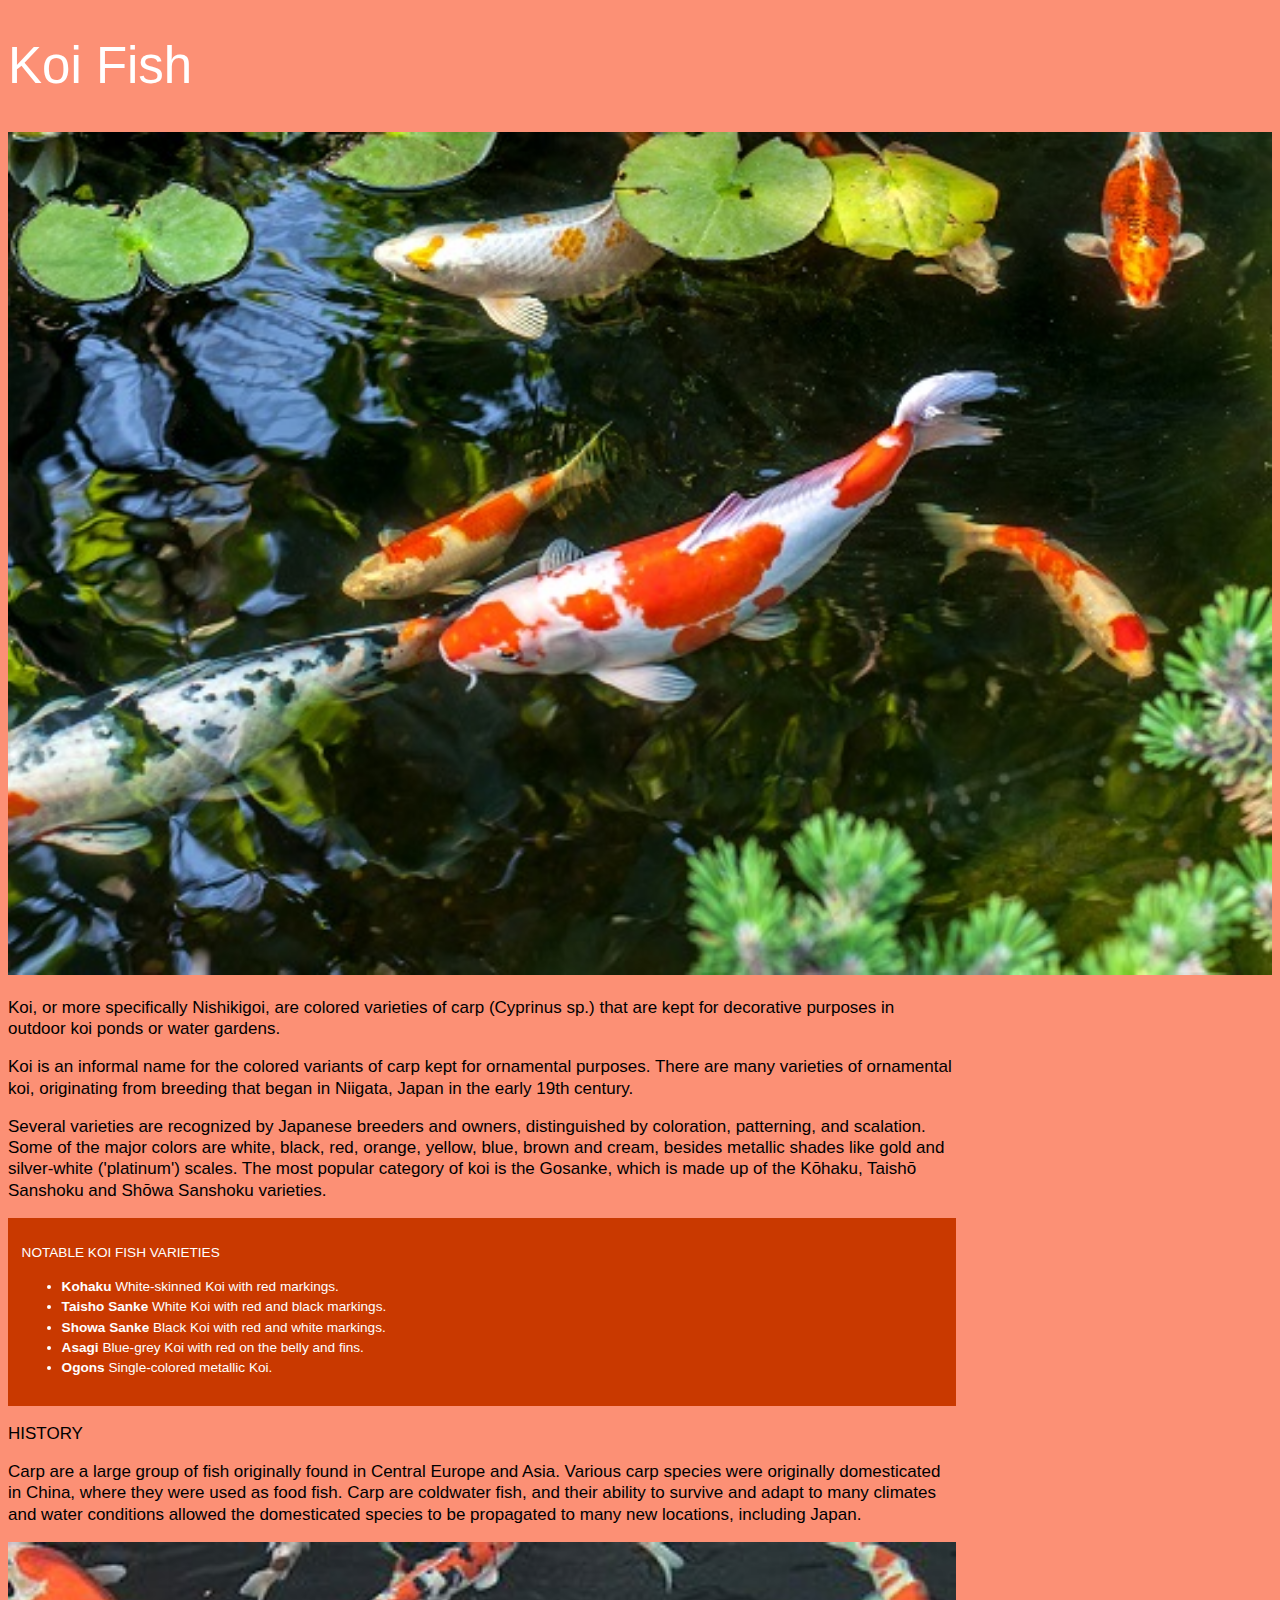
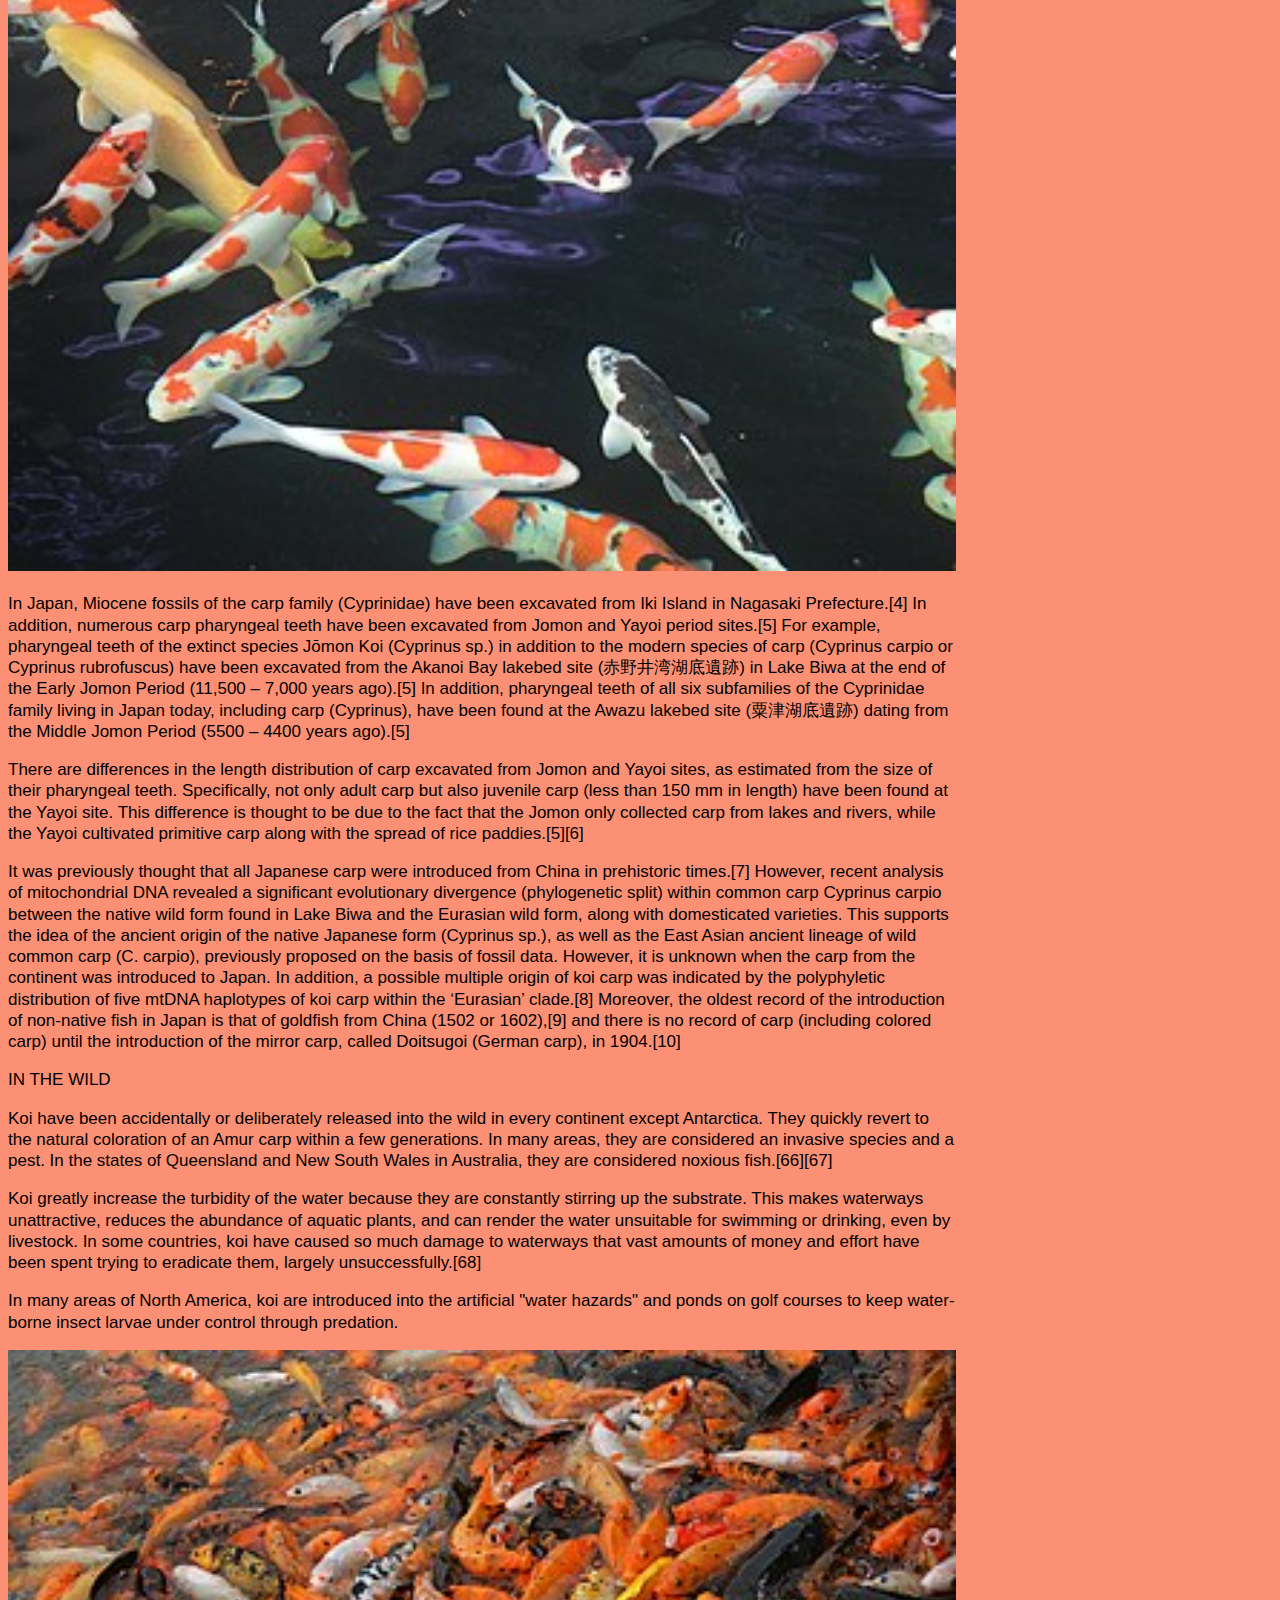
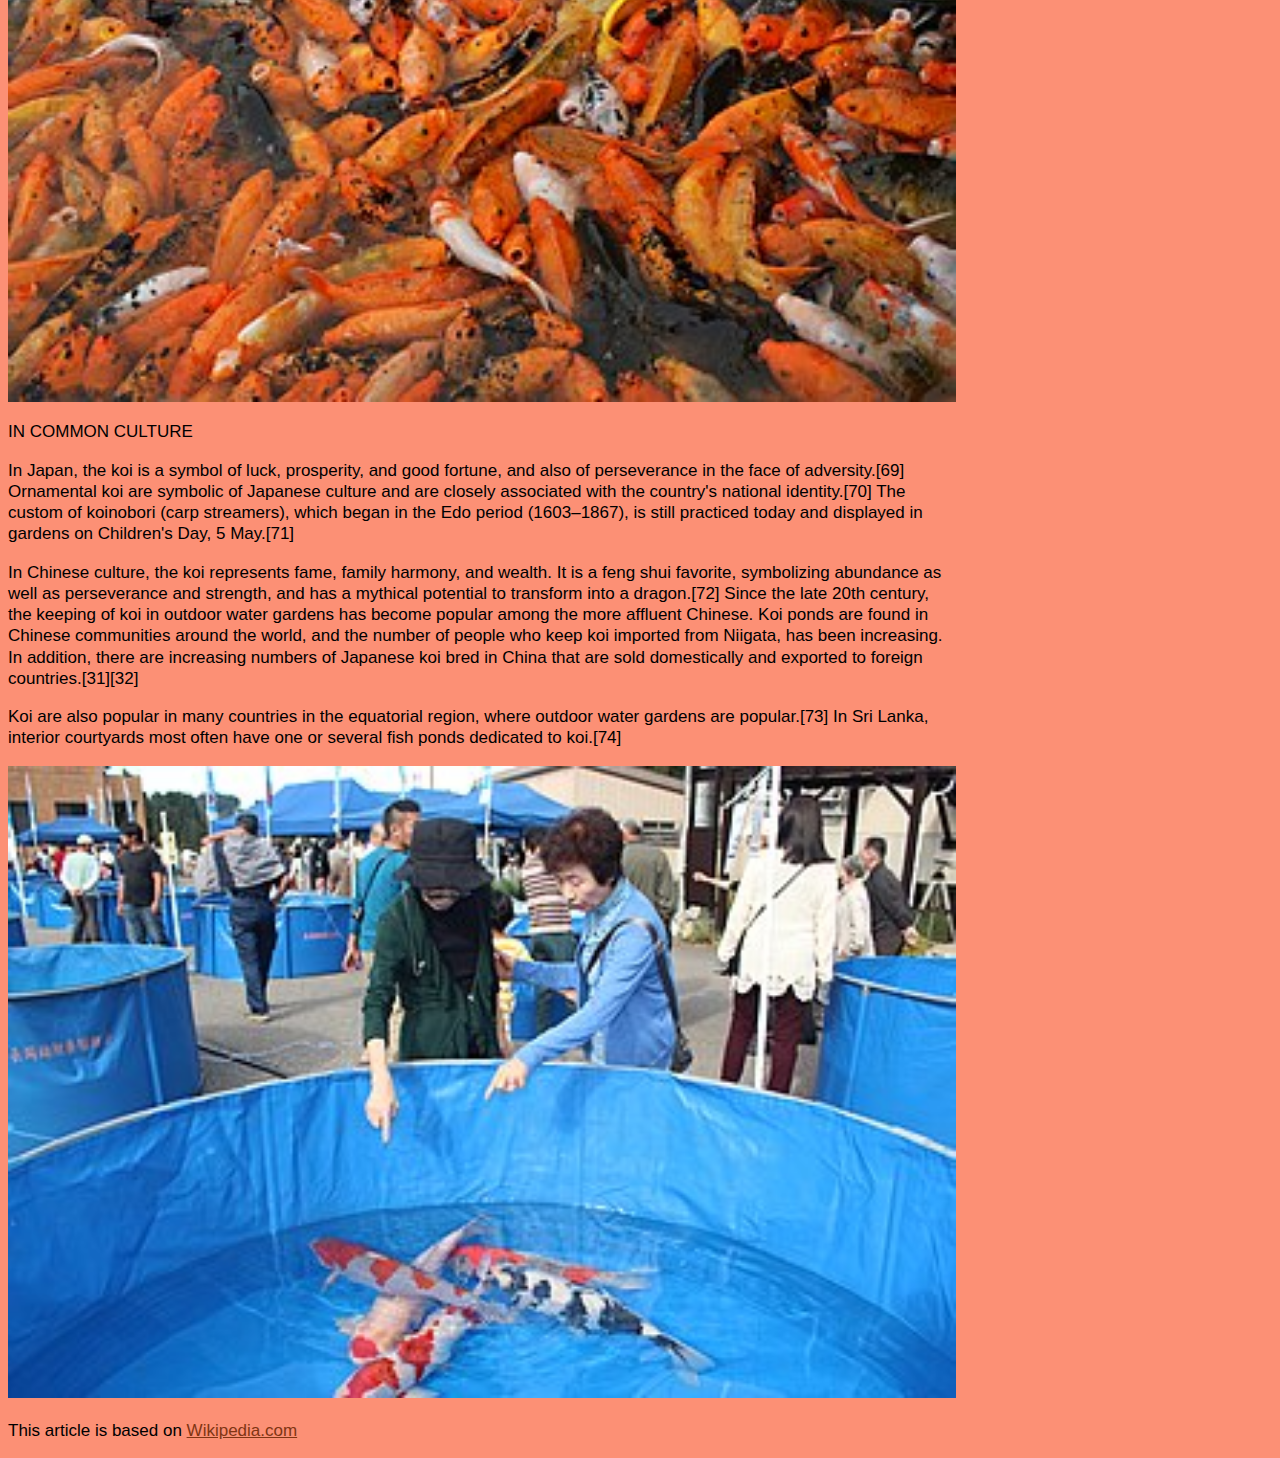
<file: article/index.html>
<!DOCTYPE html>
<html lang="en">

<head>
    <meta charset="UTF-8">
    <meta name="viewport" content="width=device-width, initial-scale=1.0">
    <title>Koi Fish</title>
    <link rel="stylesheet" href="css/style.css">
</head>

<body>
    <header>
        <h1>Koi Fish</h1>
        <img src="img/koi-fish2.jpg" alt="Koi fish swimming">
    </header>
    <div class='tableauPlaceholder' id='viz1733893627265' style='position: relative'><noscript><a href='#'><img alt=' ' src='https:&#47;&#47;public.tableau.com&#47;static&#47;images&#47;ZH&#47;ZHZT3GBTQ&#47;1_rss.png' style='border: none' /></a></noscript><object class='tableauViz'  style='display:none;'><param name='host_url' value='https%3A%2F%2Fpublic.tableau.com%2F' /> <param name='embed_code_version' value='3' /> <param name='path' value='shared&#47;ZHZT3GBTQ' /> <param name='toolbar' value='yes' /><param name='static_image' value='https:&#47;&#47;public.tableau.com&#47;static&#47;images&#47;ZH&#47;ZHZT3GBTQ&#47;1.png' /> <param name='animate_transition' value='yes' /><param name='display_static_image' value='yes' /><param name='display_spinner' value='yes' /><param name='display_overlay' value='yes' /><param name='display_count' value='yes' /><param name='language' value='en-US' /></object></div>                <script type='text/javascript'>                    var divElement = document.getElementById('viz1733893627265');                    var vizElement = divElement.getElementsByTagName('object')[0];                    vizElement.style.width='1100px';vizElement.style.height='900px';                    var scriptElement = document.createElement('script');                    scriptElement.src = 'https://public.tableau.com/javascripts/api/viz_v1.js';                    vizElement.parentNode.insertBefore(scriptElement, vizElement);                </script>
    <main>
        <section>
            <p>Koi, or more specifically Nishikigoi, are colored varieties of carp (Cyprinus sp.) that are kept for decorative purposes in outdoor koi ponds or water gardens.</p>
            <p>Koi is an informal name for the colored variants of carp kept for ornamental purposes. There are many varieties of ornamental koi, originating from breeding that began in Niigata, Japan in the early 19th century.</p>
            <p>Several varieties are recognized by Japanese breeders and owners, distinguished by coloration, patterning, and scalation. Some of the major colors are white, black, red, orange, yellow, blue, brown and cream, besides metallic shades like gold and silver-white ('platinum') scales. The most popular category of koi is the Gosanke, which is made up of the Kōhaku, Taishō Sanshoku and Shōwa Sanshoku varieties.</p>
        </section>

        <section class="callout">
            <h2>Notable Koi Fish Varieties</h2>
            <ul>
                <li><b>Kohaku</b> White-skinned Koi with red markings.</li>
                <li><b>Taisho Sanke</b> White Koi with red and black markings.</li>
                <li><b>Showa Sanke</b> Black Koi with red and white markings.</li>
                <li><b>Asagi</b> Blue-grey Koi with red on the belly and fins.</li>
                <li><b>Ogons</b> Single-colored metallic Koi.</li>
            </ul>
        </section>

        <section>
            <h2>History</h2>
            <p>Carp are a large group of fish originally found in Central Europe and Asia. Various carp species were originally domesticated in China, where they were used as food fish. Carp are coldwater fish, and their ability to survive and adapt to many climates and water conditions allowed the domesticated species to be propagated to many new locations, including Japan.</p>
            <img src="img/koi-fish.jpg" alt="Koi fish in a pond">
            <p>In Japan, Miocene fossils of the carp family (Cyprinidae) have been excavated from Iki Island in Nagasaki Prefecture.[4] In addition, numerous carp pharyngeal teeth have been excavated from Jomon and Yayoi period sites.[5] For example, pharyngeal teeth of the extinct species Jōmon Koi (Cyprinus sp.) in addition to the modern species of carp (Cyprinus carpio or Cyprinus rubrofuscus) have been excavated from the Akanoi Bay lakebed site (赤野井湾湖底遺跡) in Lake Biwa at the end of the Early Jomon Period (11,500 – 7,000 years ago).[5] In addition, pharyngeal teeth of all six subfamilies of the Cyprinidae family living in Japan today, including carp (Cyprinus), have been found at the Awazu lakebed site (粟津湖底遺跡) dating from the Middle Jomon Period (5500 – 4400 years ago).[5]</p>
            <p>There are differences in the length distribution of carp excavated from Jomon and Yayoi sites, as estimated from the size of their pharyngeal teeth. Specifically, not only adult carp but also juvenile carp (less than 150 mm in length) have been found at the Yayoi site. This difference is thought to be due to the fact that the Jomon only collected carp from lakes and rivers, while the Yayoi cultivated primitive carp along with the spread of rice paddies.[5][6]</p>
            <p>It was previously thought that all Japanese carp were introduced from China in prehistoric times.[7] However, recent analysis of mitochondrial DNA revealed a significant evolutionary divergence (phylogenetic split) within common carp Cyprinus carpio between the native wild form found in Lake Biwa and the Eurasian wild form, along with domesticated varieties. This supports the idea of the ancient origin of the native Japanese form (Cyprinus sp.), as well as the East Asian ancient lineage of wild common carp (C. carpio), previously proposed on the basis of fossil data. However, it is unknown when the carp from the continent was introduced to Japan. In addition, a possible multiple origin of koi carp was indicated by the polyphyletic distribution of five mtDNA haplotypes of koi carp within the ‘Eurasian’ clade.[8] Moreover, the oldest record of the introduction of non-native fish in Japan is that of goldfish from China (1502 or 1602),[9] and there is no record of carp (including colored carp) until the introduction of the mirror carp, called Doitsugoi (German carp), in 1904.[10]</p>
        </section>

        <section>
            <h2>In the wild</h2>

            <p>Koi have been accidentally or deliberately released into the wild in every continent except Antarctica. They quickly revert to the natural coloration of an Amur carp within a few generations. In many areas, they are considered an invasive species and a pest. In the states of Queensland and New South Wales in Australia, they are considered noxious fish.[66][67]</p>
            <p>Koi greatly increase the turbidity of the water because they are constantly stirring up the substrate. This makes waterways unattractive, reduces the abundance of aquatic plants, and can render the water unsuitable for swimming or drinking, even by livestock. In some countries, koi have caused so much damage to waterways that vast amounts of money and effort have been spent trying to eradicate them, largely unsuccessfully.[68]</p>
            <p>In many areas of North America, koi are introduced into the artificial "water hazards" and ponds on golf courses to keep water-borne insect larvae under control through predation.</p>
            <img src="img/koi-fish3.JPG" alt="Various colors of koi feeding in a pond in Qingxiu Mountain, Nanning, China">

            <h2>In common culture</h2>
            <p>In Japan, the koi is a symbol of luck, prosperity, and good fortune, and also of perseverance in the face of adversity.[69] Ornamental koi are symbolic of Japanese culture and are closely associated with the country's national identity.[70] The custom of koinobori (carp streamers), which began in the Edo period (1603–1867), is still practiced today and displayed in gardens on Children's Day, 5 May.[71]</p>
            <p>In Chinese culture, the koi represents fame, family harmony, and wealth. It is a feng shui favorite, symbolizing abundance as well as perseverance and strength, and has a mythical potential to transform into a dragon.[72] Since the late 20th century, the keeping of koi in outdoor water gardens has become popular among the more affluent Chinese. Koi ponds are found in Chinese communities around the world, and the number of people who keep koi imported from Niigata, has been increasing. In addition, there are increasing numbers of Japanese koi bred in China that are sold domestically and exported to foreign countries.[31][32]</p>
            <p>Koi are also popular in many countries in the equatorial region, where outdoor water gardens are popular.[73] In Sri Lanka, interior courtyards most often have one or several fish ponds dedicated to koi.[74]</p>
            <img src="img/koi-fish4.jpg" alt="61st Nagaoka Koi Show at Yamakoshi Branch Office, Nagaoka, Niigata Prefecture, Japan">
        </section>
    </main>

    <footer>
        <p>This article is based on <a href="https://en.wikipedia.org/wiki/Koi">Wikipedia.com</a></p>
    </footer>

    <script src="https://cdn.jsdelivr.net/npm/@popperjs/core@2.11.8/dist/umd/popper.min.js"
        integrity="sha384-I7E8VVD/ismYTF4hNIPjVp/Zjvgyol6VFvRkX/vR+Vc4jQkC+hVqc2pM8ODewa9r"
        crossorigin="anonymous"></script>
    <script src="https://cdn.jsdelivr.net/npm/bootstrap@5.3.3/dist/js/bootstrap.min.js"
        integrity="sha384-0pUGZvbkm6XF6gxjEnlmuGrJXVbNuzT9qBBavbLwCsOGabYfZo0T0to5eqruptLy"
        crossorigin="anonymous"></script>
</body>

</html>
</file>
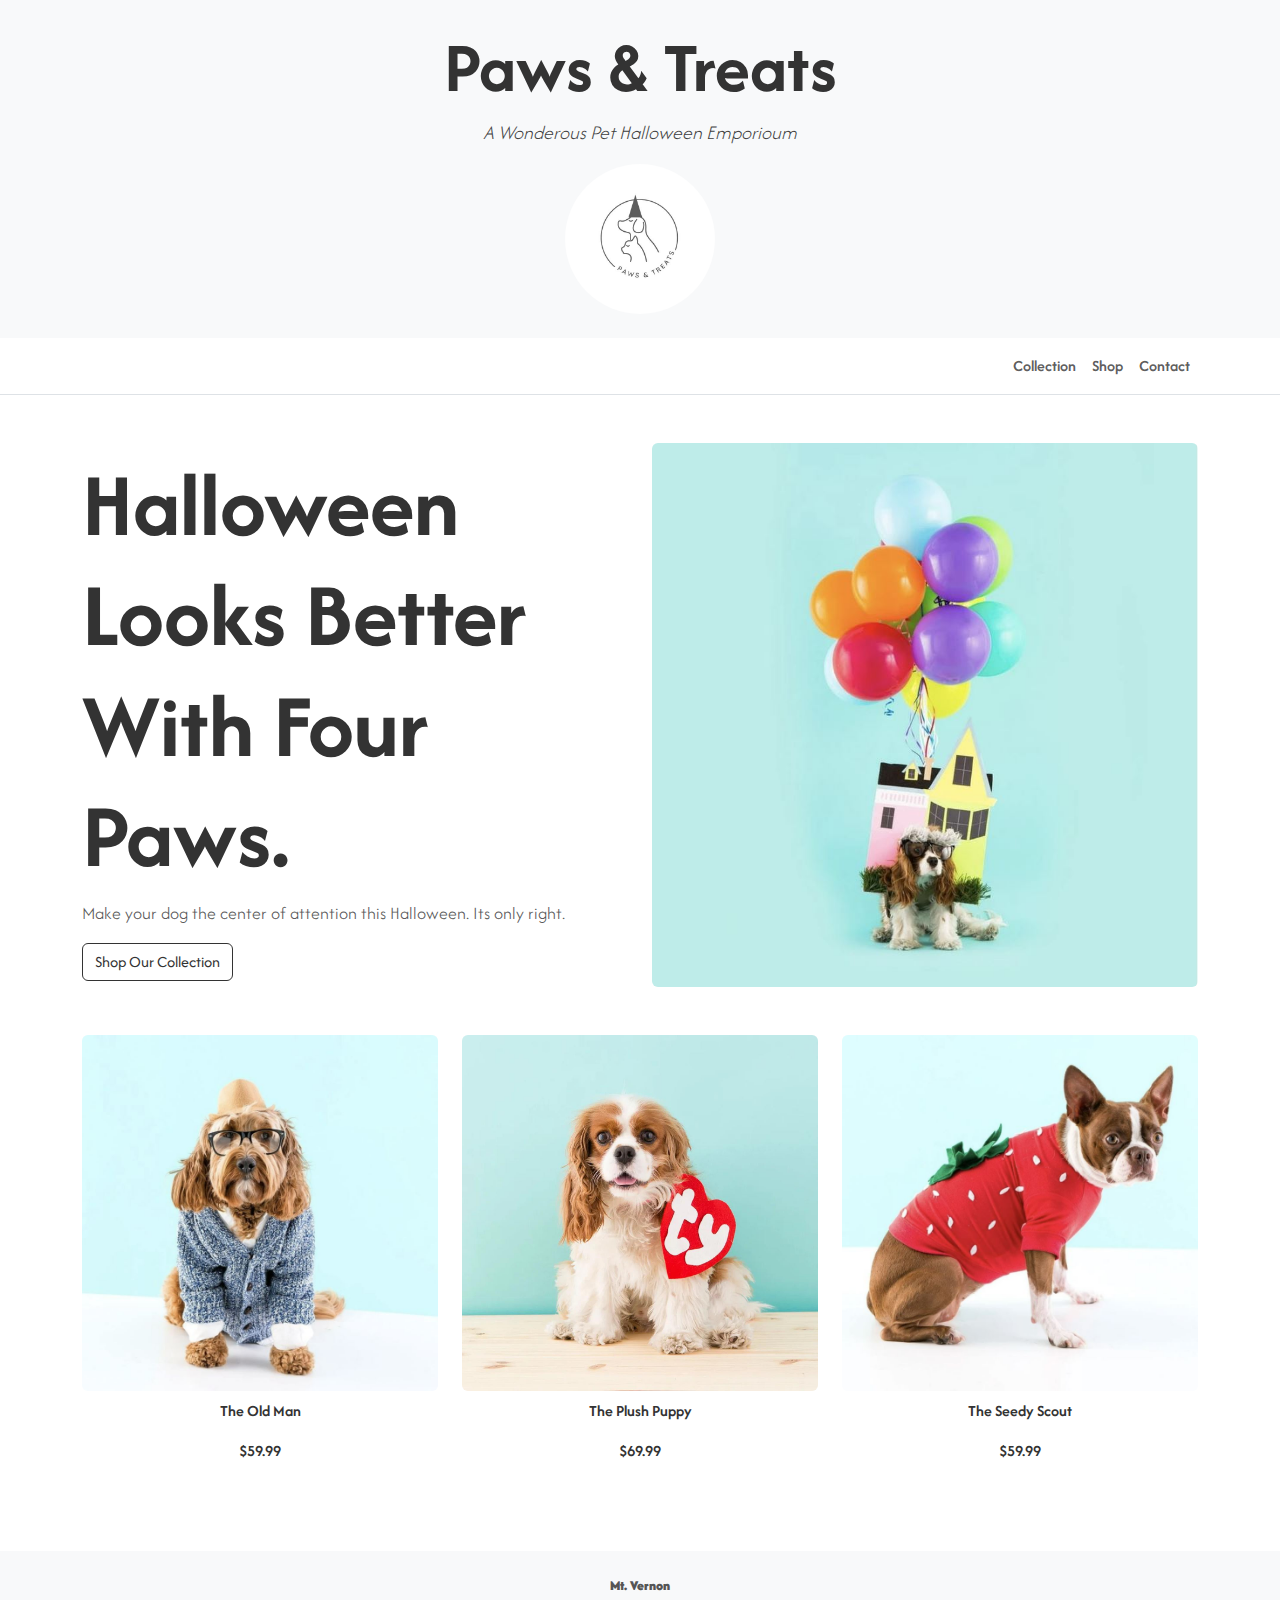
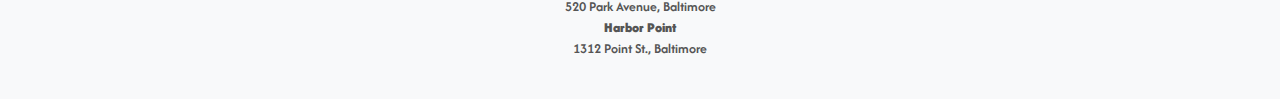
<file: business/index.html>
<!DOCTYPE html>
<html lang="en">

<head>
    <meta charset="UTF-8">
    <meta name="viewport" content="width=device-width, initial-scale=1.0">
    <title>Paws & Treats: Minimalist Dog Halloween Costumes</title>
    <!-- // -->
    <link href="https://cdn.jsdelivr.net/npm/bootstrap@5.3.3/dist/css/bootstrap.min.css" rel="stylesheet"
        integrity="sha384-QWTKZyjpPEjISv5WaRU9OFeRpok6YctnYmDr5pNlyT2bRjXh0JMhjY6hW+ALEwIH" crossorigin="anonymous">
    <link rel="stylesheet" href="css/style.css">
    <!-- // -->
    <script src="https://cdn.jsdelivr.net/npm/@popperjs/core@2.11.8/dist/umd/popper.min.js"
    integrity="sha384-I7E8VVD/ismYTF4hNIPjVp/Zjvgyol6VFvRkX/vR+Vc4jQkC+hVqc2pM8ODewa9r"
    crossorigin="anonymous"></script>
<script src="https://cdn.jsdelivr.net/npm/bootstrap@5.3.3/dist/js/bootstrap.min.js"
    integrity="sha384-0pUGZvbkm6XF6gxjEnlmuGrJXVbNuzT9qBBavbLwCsOGabYfZo0T0to5eqruptLy"
    crossorigin="anonymous"></script>
</head>

<body>
    <header class="text-center py-4 bg-light">
        <div class="container">
            <h1 class="logo">Paws & Treats</h1>
            <p class="subtitle"> A Wonderous Pet Halloween Emporioum</p>
            <img src="img/1.jpg" alt="store logo" width="200" height="200" class="limg">
        </div>
    </header>

    <nav class="navbar navbar-expand-lg navbar-light bg-white border-bottom">
        <div class="container">
                <ul class="navbar-nav ms-auto">
                        <a class="nav-link" href="#">Collection</a>
                        <a class="nav-link" href="#">Shop</a>
                        <a class="nav-link" href="#">Contact</a>
                    </li>
                </ul>
            </div>
        </div>
    </nav>

    <main class="container my-5">
        <section class="row align-items-center mb-5">
            <div class="col-md-6">
                <h2 class="section-title">Halloween Looks Better With Four Paws.</h2>
                <p class="lead">Make your dog the center of attention this Halloween. Its only right.</p>
                <a href="#" class="btn btn-outline-dark">Shop Our Collection</a>
            </div>
            <div class="col-md-6">
                <img src="img/dog-costume-7.JPG" alt="Up Dog Costume" class="img-fluid rounded">
            </div>
        </section>

        <section class="row text-center">
            <div class="col-lg-4 col-sm-6 mb-4">
                <img src="img/dog-costume-4.JPG" alt="Dog in old man costume" class="img-fluid rounded">
                <p class="mt-2">The Old Man</p>
                <p class="mt-2">$59.99</p>
            </div>
            <div class="col-lg-4 col-sm-6 mb-4">
                <img src="img/dog-costume-2.jpg" alt="Dog in 'ty' costume" class="img-fluid rounded">
                <p class="mt-2">The Plush Puppy</p>
                <p class="mt-2">$69.99</p>
            </div>
            <div class="col-lg-4 col-sm-6 mb-4">
                <img src="img/dog-costume-5.JPG" alt="Dog in strawberry costume" class="img-fluid rounded">
                <p class="mt-2">The Seedy Scout</p>
                <p class="mt-2">$59.99</p>
            </div>
        </section>
    </main>

    <footer class="text-center py-4 bg-light">
        <div class="container">
            <p><b>Mt. Vernon</b><br>
                520 Park Avenue, Baltimore<br>
                <b>Harbor Point</b><br>
                1312 Point St., Baltimore
            </p>
        </div>
    </footer>

    <script src="https://cdn.jsdelivr.net/npm/@popperjs/core@2.11.8/dist/umd/popper.min.js"
        integrity="sha384-I7E8VVD/ismYTF4hNIPjVp/Zjvgyol6VFvRkX/vR+Vc4jQkC+hVqc2pM8ODewa9r"
        crossorigin="anonymous"></script>
    <script src="https://cdn.jsdelivr.net/npm/bootstrap@5.3.3/dist/js/bootstrap.min.js"
        integrity="sha384-0pUGZvbkm6XF6gxjEnlmuGrJXVbNuzT9qBBavbLwCsOGabYfZo0T0to5eqruptLy"
        crossorigin="anonymous"></script>
</body>

</html>
</file>
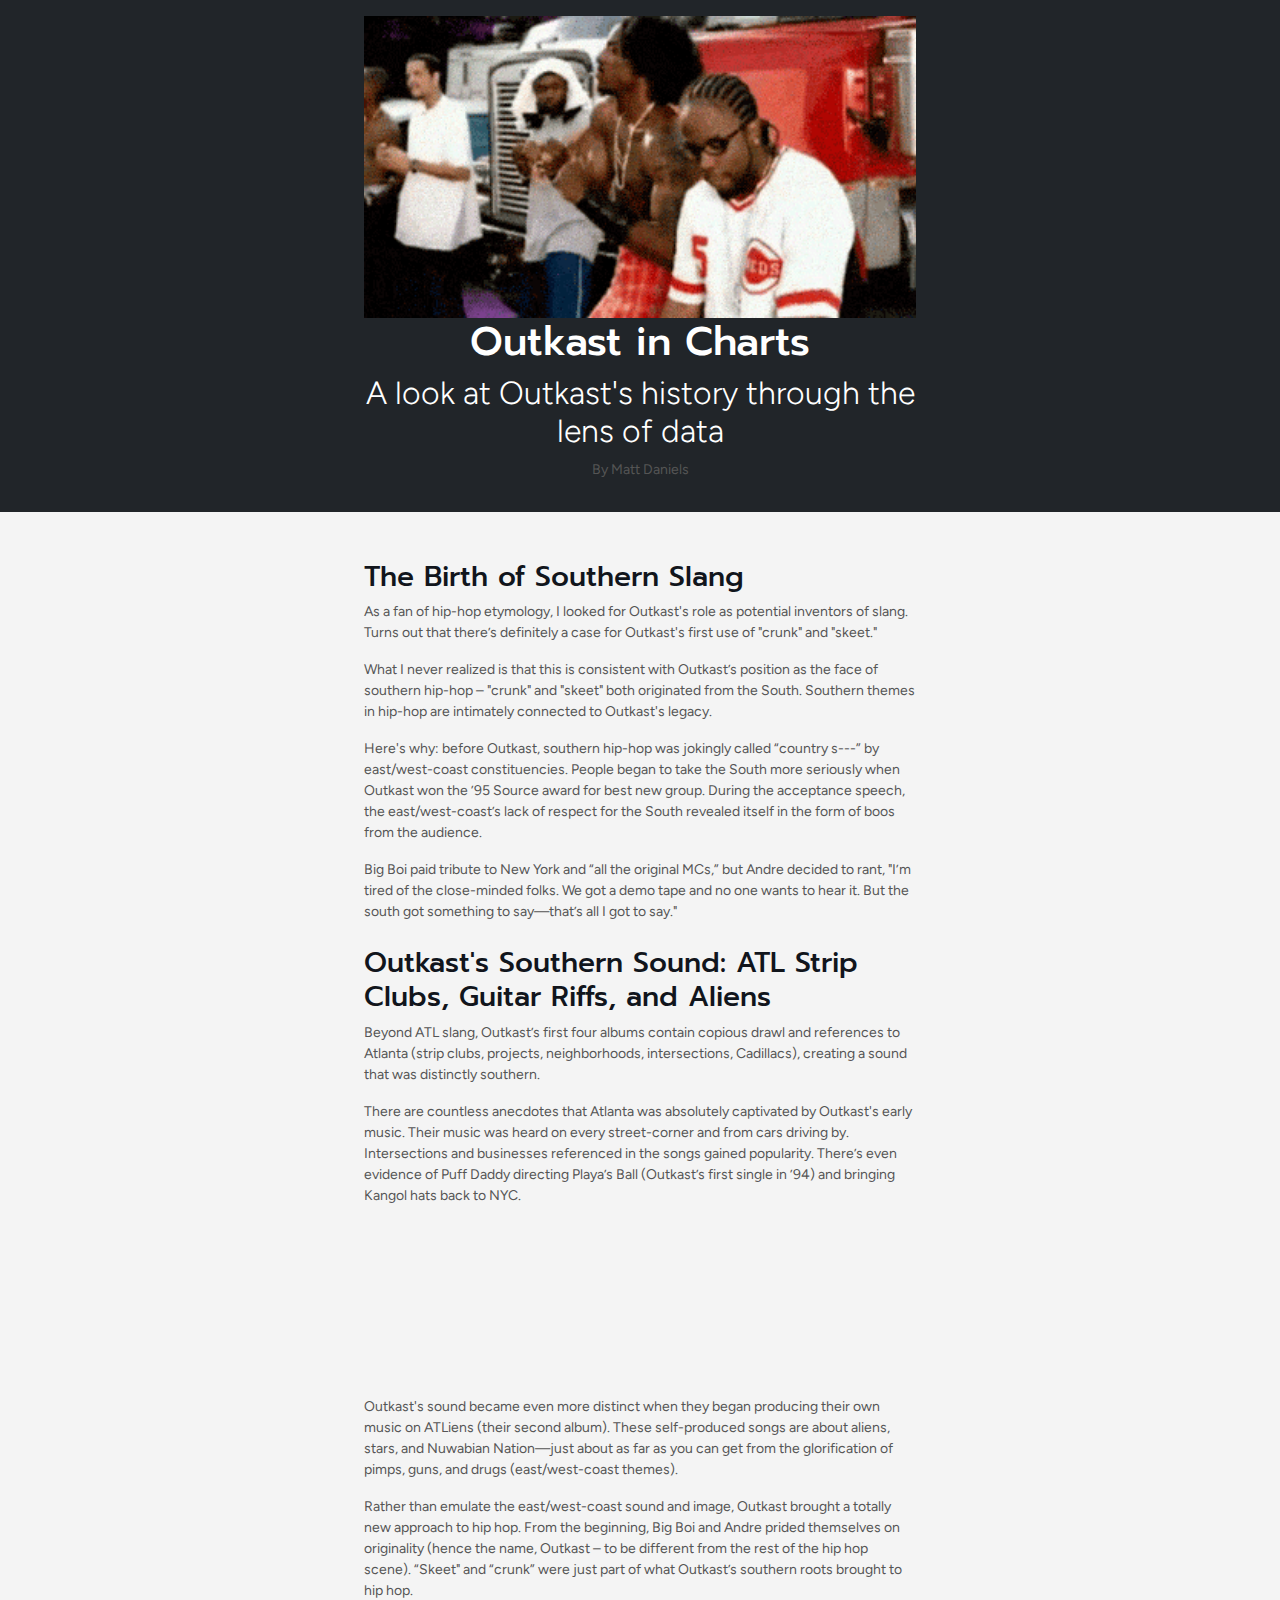
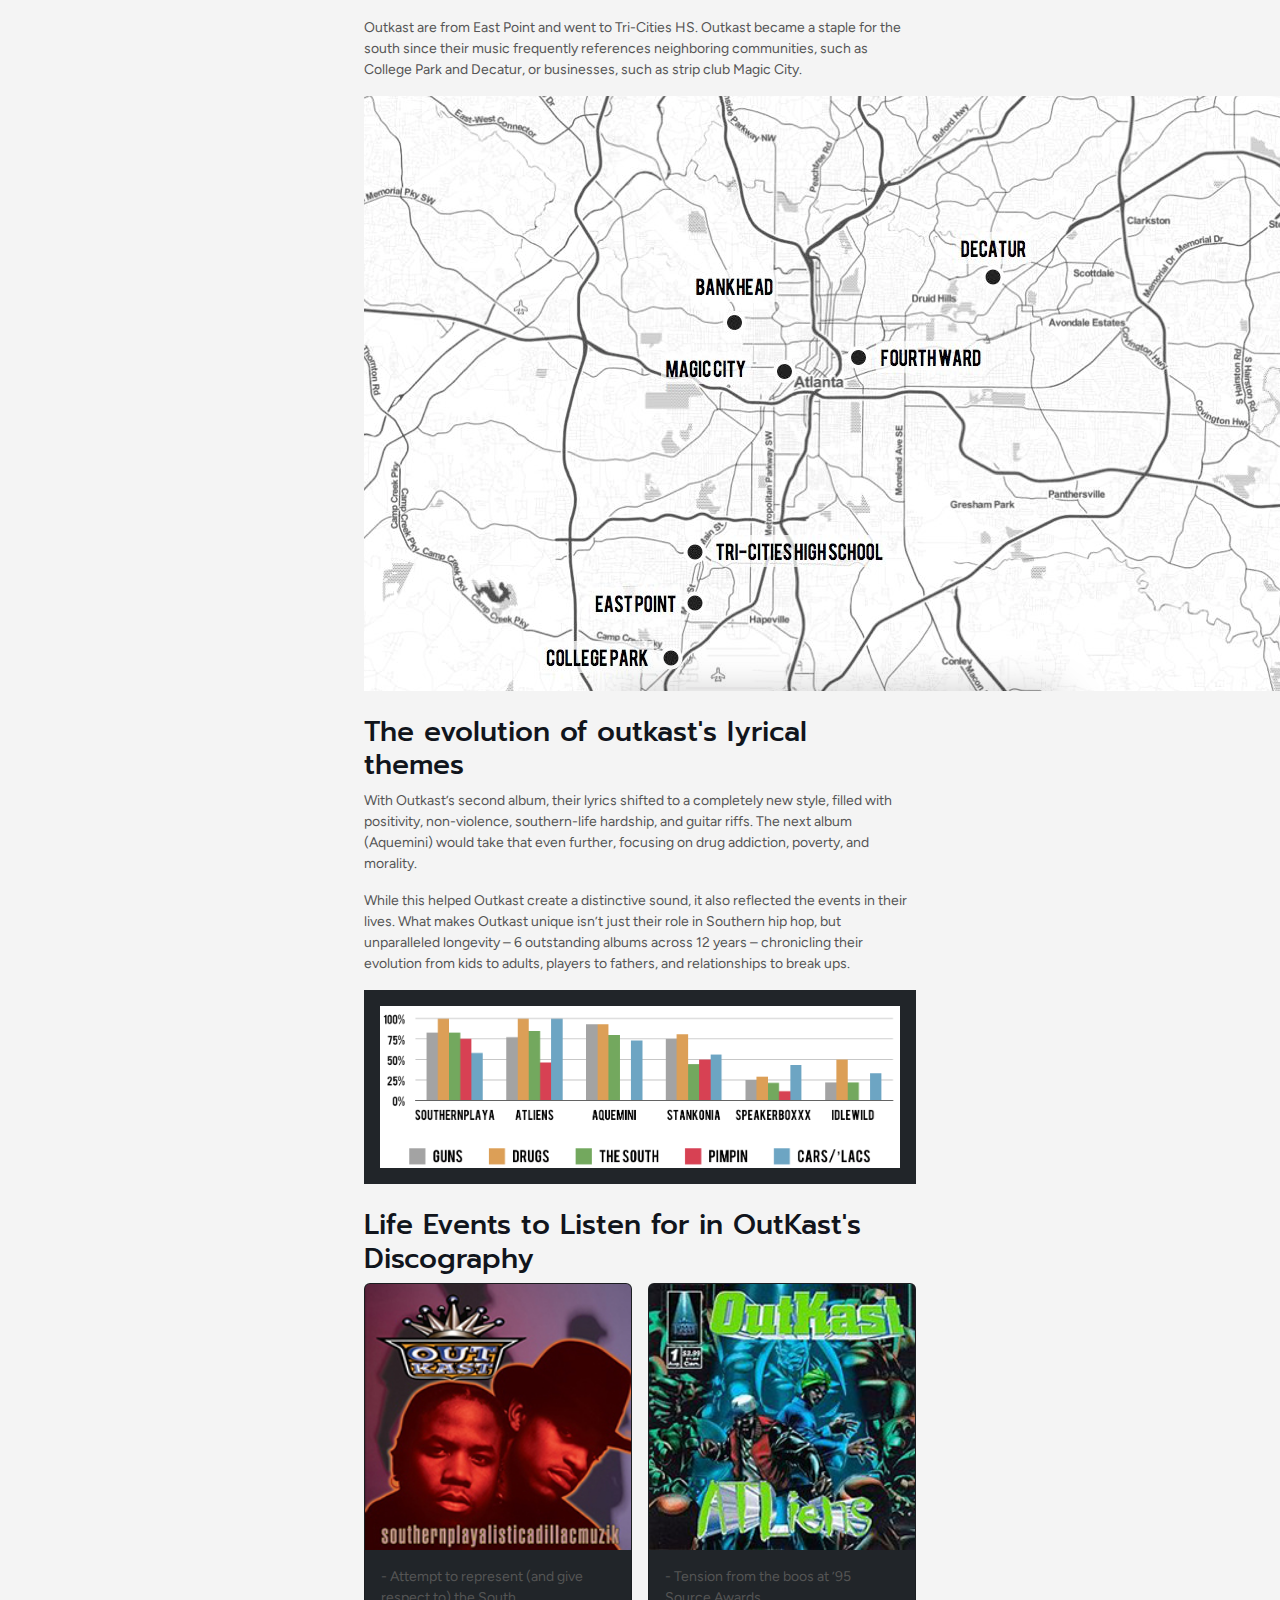
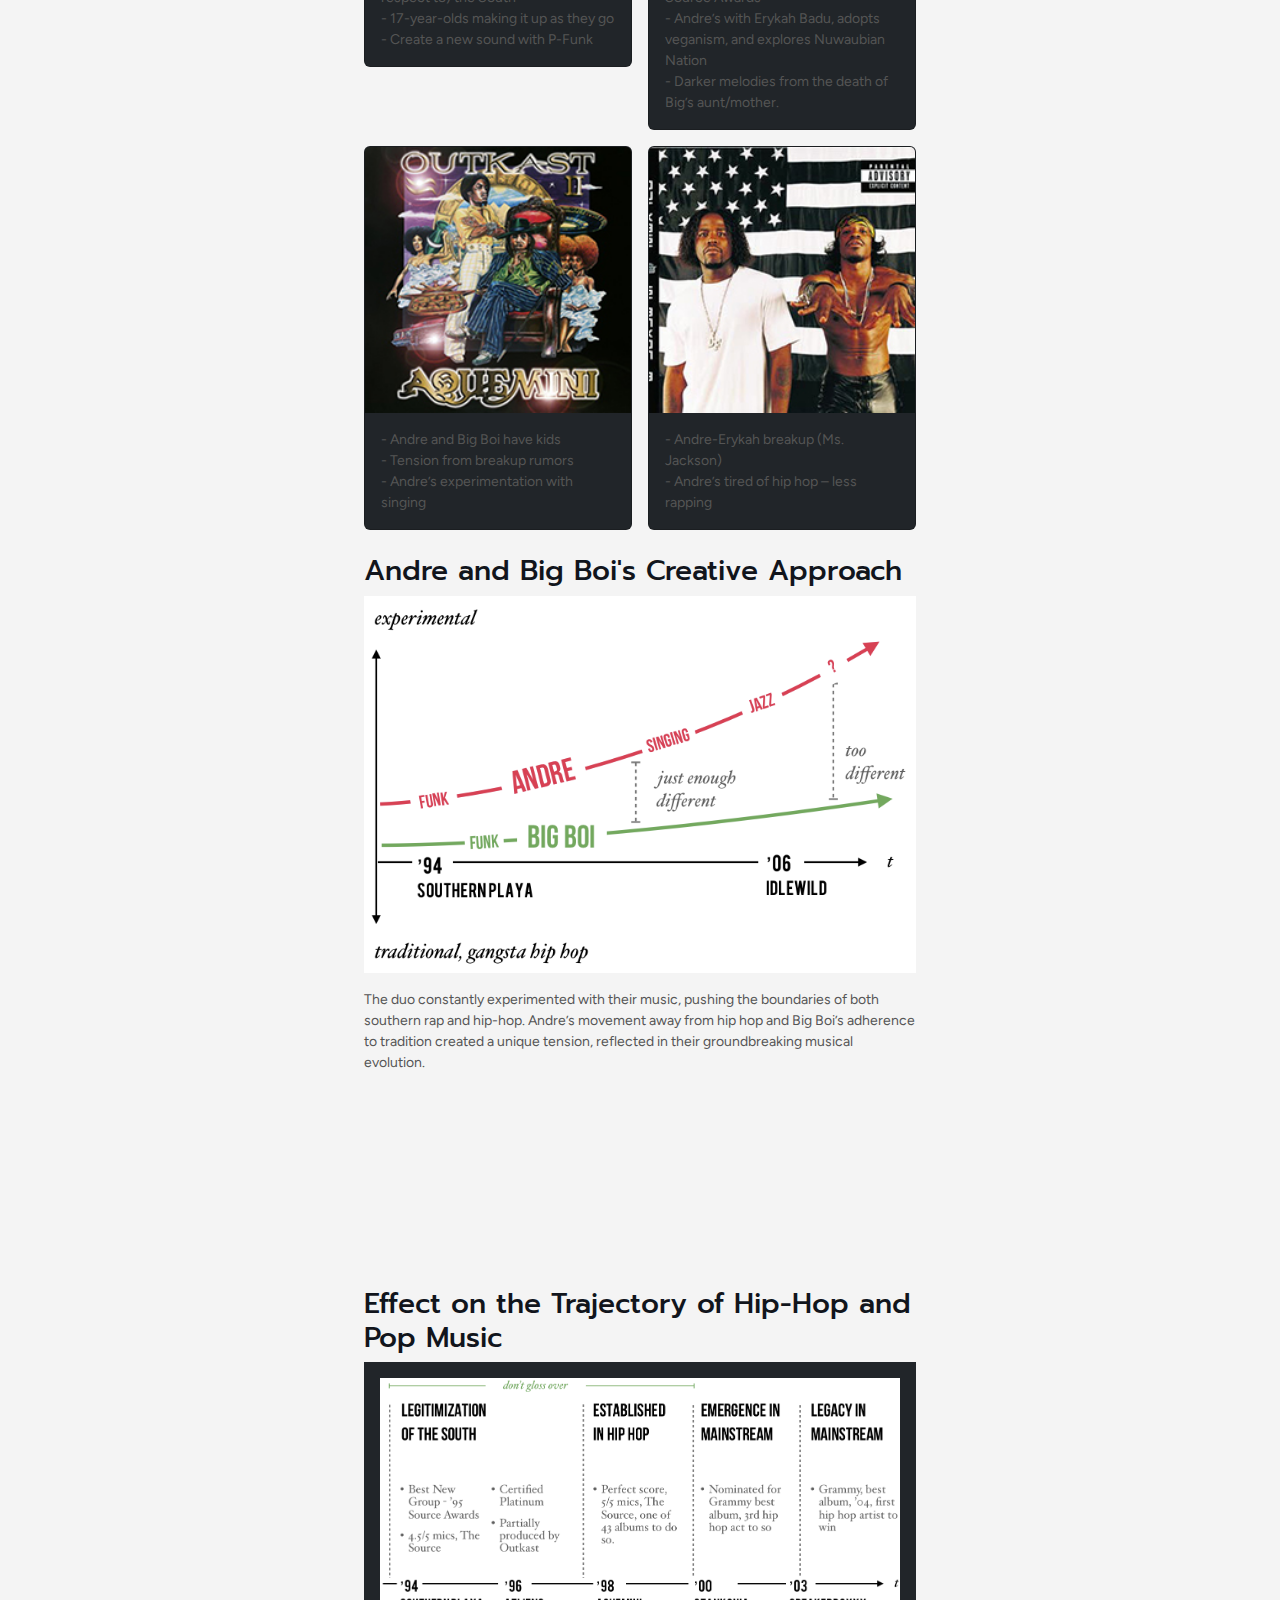
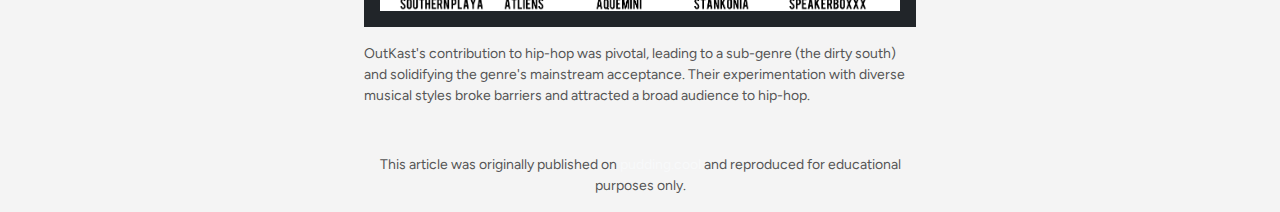
<file: midterm/index.html>
<!DOCTYPE html>
<html lang="en">
<head>
    <meta charset="UTF-8">
    <meta name="viewport" content="width=device-width, initial-scale=1.0">
    <title>Outkast, in Charts</title>
    <link href="https://cdn.jsdelivr.net/npm/bootstrap@5.3.3/dist/css/bootstrap.min.css" rel="stylesheet"
        integrity="sha384-QWTKZyjpPEjISv5WaRU9OFeRpok6YctnYmDr5pNlyT2bRjXh0JMhjY6hW+ALEwIH" crossorigin="anonymous">
    <link rel="stylesheet" href="css/style.css">
    <script src="https://cdn.jsdelivr.net/npm/@popperjs/core@2.11.8/dist/umd/popper.min.js"
        integrity="sha384-I7E8VVD/ismYTF4hNIPjVp/Zjvgyol6VFvRkX/vR+Vc4jQkC+hVqc2pM8ODewa9r"
        crossorigin="anonymous"></script>
    <script src="https://cdn.jsdelivr.net/npm/bootstrap@5.3.3/dist/js/bootstrap.min.js"
        integrity="sha384-0pUGZvbkm6XF6gxjEnlmuGrJXVbNuzT9qBBavbLwCsOGabYfZo0T0to5eqruptLy"
        crossorigin="anonymous"></script>
        <style>
            @import url('https://fonts.googleapis.com/css2?family=Figtree:ital,wght@0,300..900;1,300..900&family=Prompt:ital,wght@0,100;0,200;0,300;0,400;0,500;0,600;0,700;0,800;0,900;1,100;1,200;1,300;1,400;1,500;1,600;1,700;1,800;1,900&display=swap');
            </style>
            
</head>
<body>
    <header class="bg-dark text-white text-center py-3">
        <div class="container">
            <img src="img/outkast.gif" alt="Outkast" class="img-fluid">
            <h1><span>Outkast</span> in Charts</h1>
            <h2 class="fw-light">A look at Outkast's history through the lens of data</h2>
            <p>By Matt Daniels</p>
        </div>
    </header>

    <div class="container mt-5">
        <div class="content-block mt-4">
            <h3>The Birth of Southern Slang</h3>
            <p>As a fan of hip-hop etymology, I looked for Outkast's role as potential inventors of slang. Turns out that there’s definitely a case for Outkast's first use of "crunk" and "skeet."</p>
            <p>What I never realized is that this is consistent with Outkast’s position as the face of southern hip-hop – "crunk" and "skeet" both originated from the South. Southern themes in hip-hop are intimately connected to Outkast's legacy.</p>
            <p>Here's why: before Outkast, southern hip-hop was jokingly called “country s---” by east/west-coast constituencies. People began to take the South more seriously when Outkast won the ’95 Source award for best new group. During the acceptance speech, the east/west-coast’s lack of respect for the South revealed itself in the form of boos from the audience.</p>
            <p>Big Boi paid tribute to New York and “all the original MCs,” but Andre decided to rant, "I’m tired of the close-minded folks. We got a demo tape and no one wants to hear it. But the south got something to say—that’s all I got to say."</p>
        </div>

        <div class="content-block mt-4">
            <h3>Outkast's Southern Sound: ATL Strip Clubs, Guitar Riffs, and Aliens</h3>
            <p>Beyond ATL slang, Outkast’s first four albums contain copious drawl and references to Atlanta (strip clubs, projects, neighborhoods, intersections, Cadillacs), creating a sound that was distinctly southern.</p>
            <p>There are countless anecdotes that Atlanta was absolutely captivated by Outkast's early music. Their music was heard on every street-corner and from cars driving by. Intersections and businesses referenced in the songs gained popularity. There’s even evidence of Puff Daddy directing Playa’s Ball (Outkast’s first single in ’94) and bringing Kangol hats back to NYC.</p>
            
            <iframe class="audio-embed w-100 mt-3" style="border-radius:12px" src="https://open.spotify.com/embed/track/3HTaKftetB9nQ4Vv3KnmvU?utm_source=generator" width="100%" height="152" frameborder="0" allowfullscreen="" allow="autoplay; clipboard-write; encrypted-media; fullscreen; picture-in-picture" loading="lazy"></iframe>
            
            <p>Outkast's sound became even more distinct when they began producing their own music on ATLiens (their second album). These self-produced songs are about aliens, stars, and Nuwabian Nation—just about as far as you can get from the glorification of pimps, guns, and drugs (east/west-coast themes).</p>
            <p>Rather than emulate the east/west-coast sound and image, Outkast brought a totally new approach to hip hop. From the beginning, Big Boi and Andre prided themselves on originality (hence the name, Outkast – to be different from the rest of the hip hop scene). “Skeet" and “crunk” were just part of what Outkast’s southern roots brought to hip hop.</p>
        </div>
<div class="container-fluid.">
    
    <p class=".col-md-2">Outkast are from East Point and went to Tri-Cities HS. Outkast became a staple for the south
        since their music frequently references neighboring communities, such as College Park and
        Decatur, or businesses, such as strip club Magic City. </p>

    <img src="img/map.png" alt="Map" class=".col-md-7">
</div>
<div class=".container">
        <div class="content-block mt-4">
            <h3>The evolution of outkast's lyrical themes</h3>
            <p>With Outkast’s second album, their lyrics shifted to a completely new style, filled with
                positivity,
                non-violence, southern-life hardship, and guitar riffs. The next album (Aquemini) would take
                that even
                further, focusing on drug addiction, poverty, and morality. </p>
            <p>While this helped Outkast create a distinctive sound, it also reflected the events in their
                lives. What
                makes Outkast unique isn’t just their role in Southern hip hop, but unparalleled longevity – 6
                outstanding albums across 12 years – chronicling their evolution from kids to adults, players to
                fathers, and relationships to break ups. </p>
            <div class="chart bg-dark p-3">
                <img src="img/themes.png" alt="Chart showing OutKast's Lyrical Evolution" class="img-fluid">
            </div>
        </div>
</div>        

        <div class="content-block mt-4">
            <h3>Life Events to Listen for in OutKast's Discography</h3>
            <div class="albums row g-3">
                <div class="album col-md-6">
                    <div class="card bg-dark text-white">
                        <img src="img/94.jpg" class="card-img-top" alt="1994">
                        <div class="card-body">
                            <p class="card-text">- Attempt to represent (and give respect to) the South<br>- 17-year-olds making it up as they go<br>- Create a new sound with P-Funk</p>
                        </div>
                    </div>
                </div>
                <div class="album col-md-6">
                    <div class="card bg-dark text-white">
                        <img src="img/96.jpg" class="card-img-top" alt="1996">
                        <div class="card-body">
                            <p class="card-text">- Tension from the boos at ’95 Source Awards<br>- Andre’s with Erykah Badu, adopts veganism, and explores Nuwaubian Nation<br>- Darker melodies from the death of Big’s aunt/mother.</p>
                        </div>
                    </div>
                </div>
                <div class="album col-md-6">
                    <div class="card bg-dark text-white">
                        <img src="img/98.jpg" class="card-img-top" alt="1998">
                        <div class="card-body">
                            <p class="card-text">- Andre and Big Boi have kids<br>- Tension from breakup rumors<br>- Andre’s experimentation with singing</p>
                        </div>
                    </div>
                </div>
                <div class="album col-md-6">
                    <div class="card bg-dark text-white">
                        <img src="img/00.jpg" class="card-img-top" alt="2000">
                        <div class="card-body">
                            <p class="card-text">- Andre-Erykah breakup (Ms. Jackson)<br>- Andre’s tired of hip hop – less rapping</p>
                        </div>
                    </div>
                </div>
            </div>
        </div>

        <div class="content-block mt-4">
            <h3>Andre and Big Boi's Creative Approach</h3>
            <img class="chart img-fluid" src="img/approach.png" alt="Creative Approach Chart">
            <p class="mt-3">The duo constantly experimented with their music, pushing the boundaries of both southern rap and hip-hop. Andre’s movement away from hip hop and Big Boi’s adherence to tradition created a unique tension, reflected in their groundbreaking musical evolution.</p>
            <iframe class="audio-embed w-100 mt-3" style="border-radius:12px" src="https://open.spotify.com/embed/track/3sQDstyMhCcDJ3mY6onZez?utm_source=generator" width="100%" height="152" frameborder="0" allowfullscreen="" allow="autoplay; clipboard-write; encrypted-media; fullscreen; picture-in-picture" loading="lazy"></iframe>
        </div>

        <div class="content-block mt-4">
            <h3>Effect on the Trajectory of Hip-Hop and Pop Music</h3>
            <div class="chart bg-dark p-3">
                <img src="img/trajectory.png" alt="Trajectory of Hip Hop" class="img-fluid">
            </div>
            <p class="mt-3">OutKast's contribution to hip-hop was pivotal, leading to a sub-genre (the dirty south) and solidifying the genre's mainstream acceptance. Their experimentation with diverse musical styles broke barriers and attracted a broad audience to hip-hop.</p>
        </div>

        <footer class="text-center mt-5">
            <p>This article was originally published on <a href="https://pudding.cool/2017/03/outkast/" class="text-decoration-none text-light">pudding.cool</a> and reproduced for educational purposes only.</p>
        </footer>
    </div>
</body>
</html>
</file>
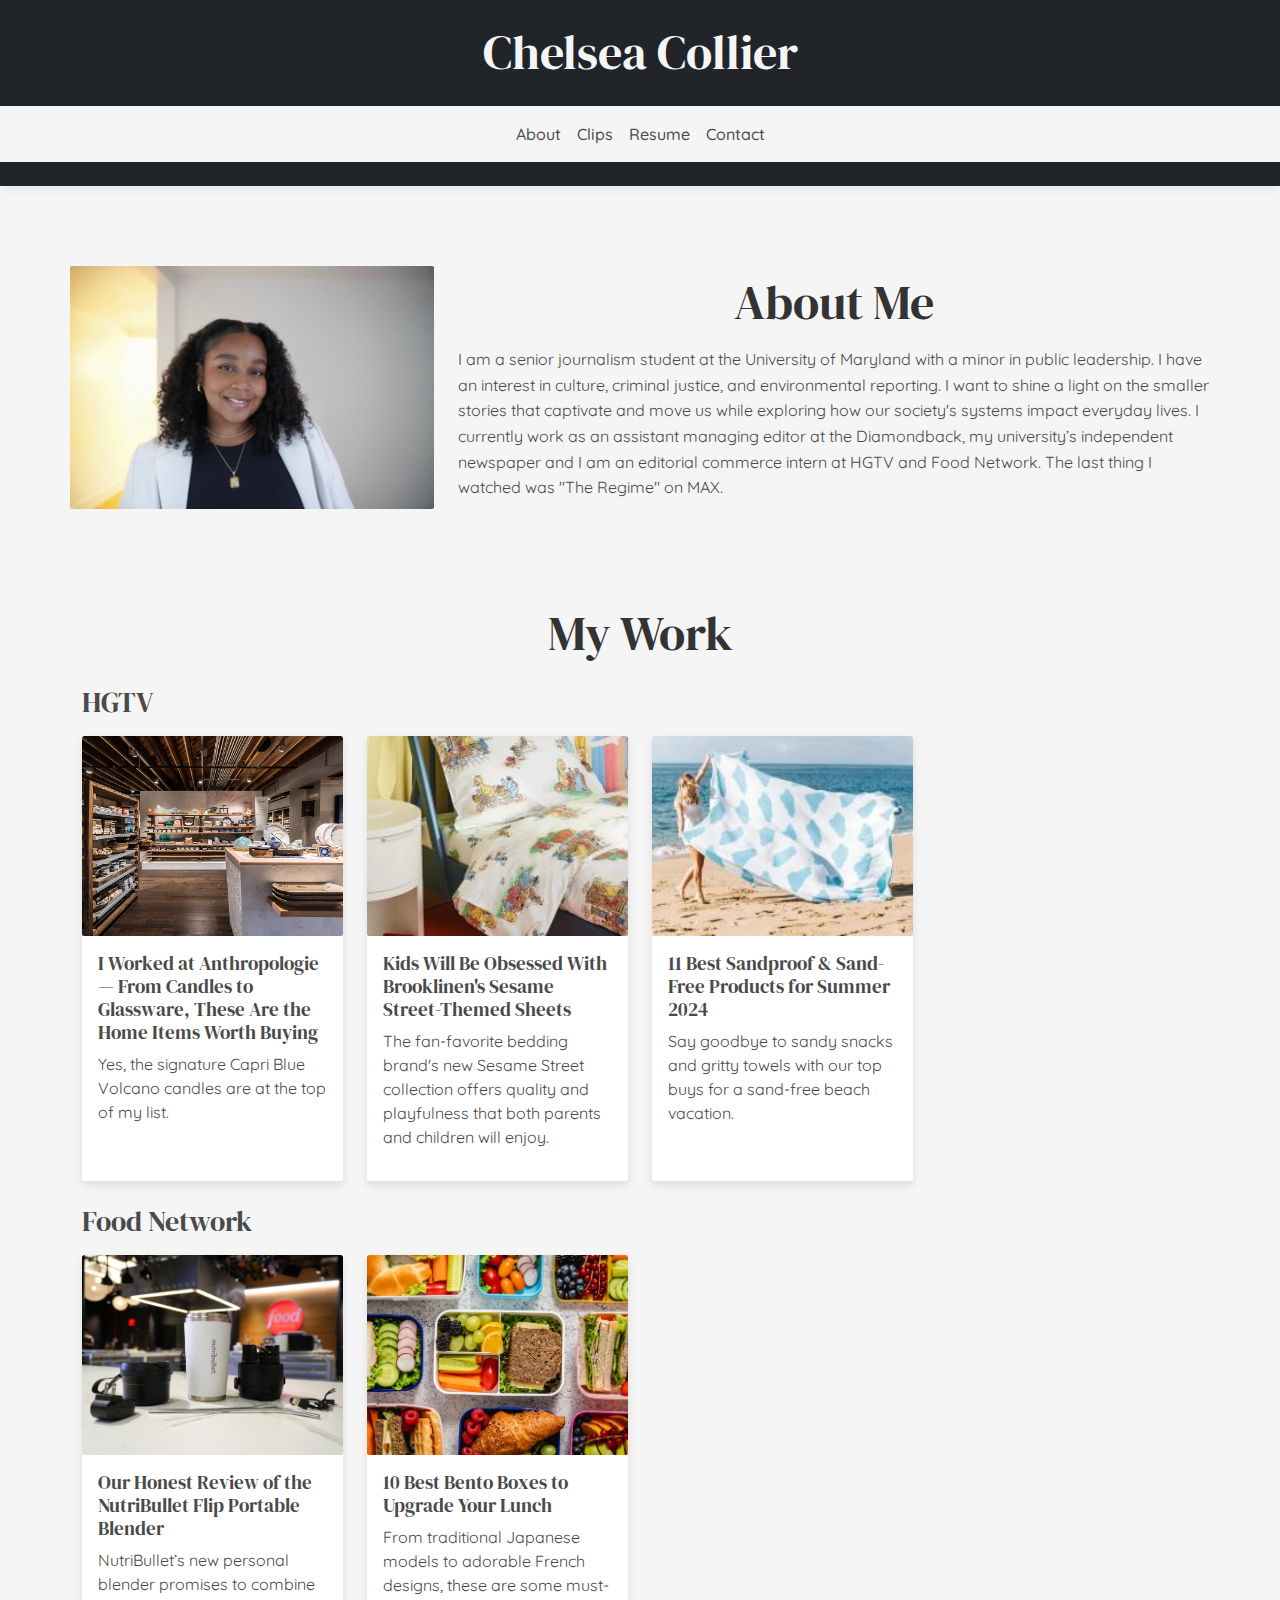
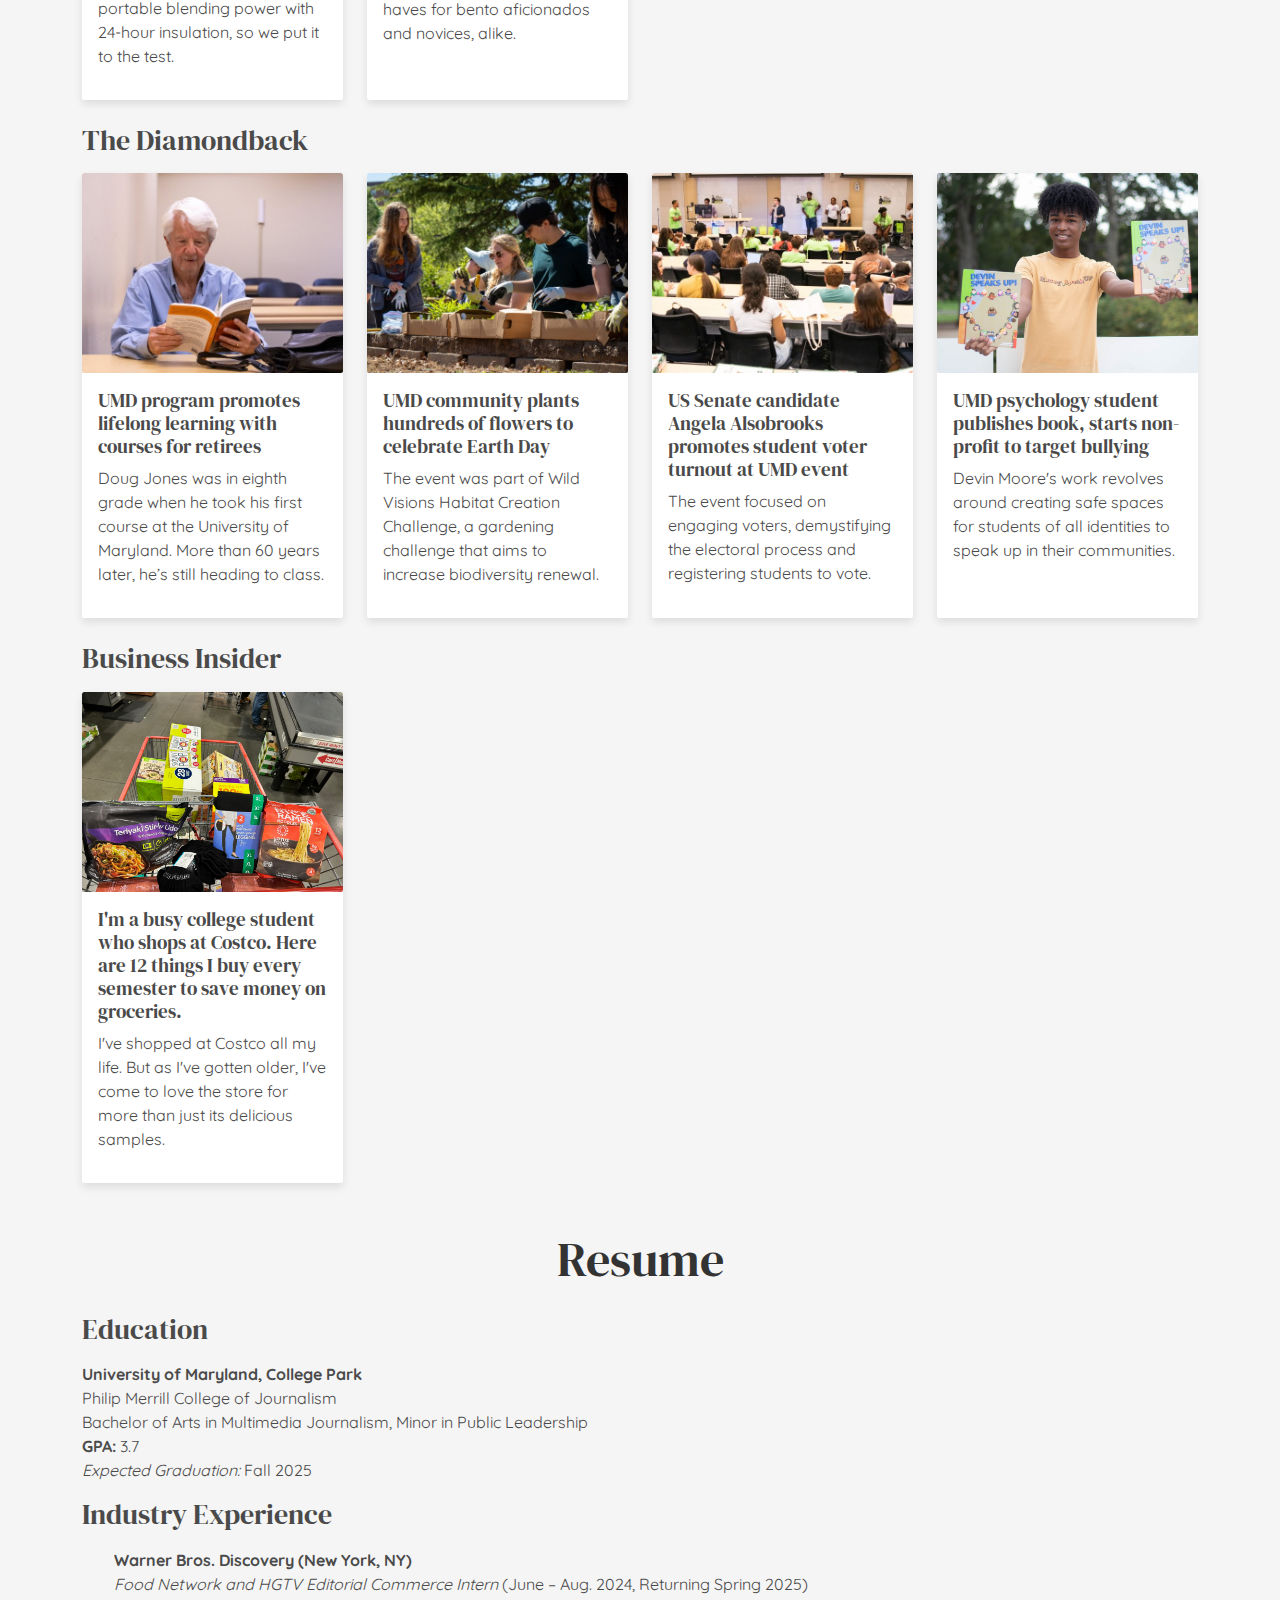
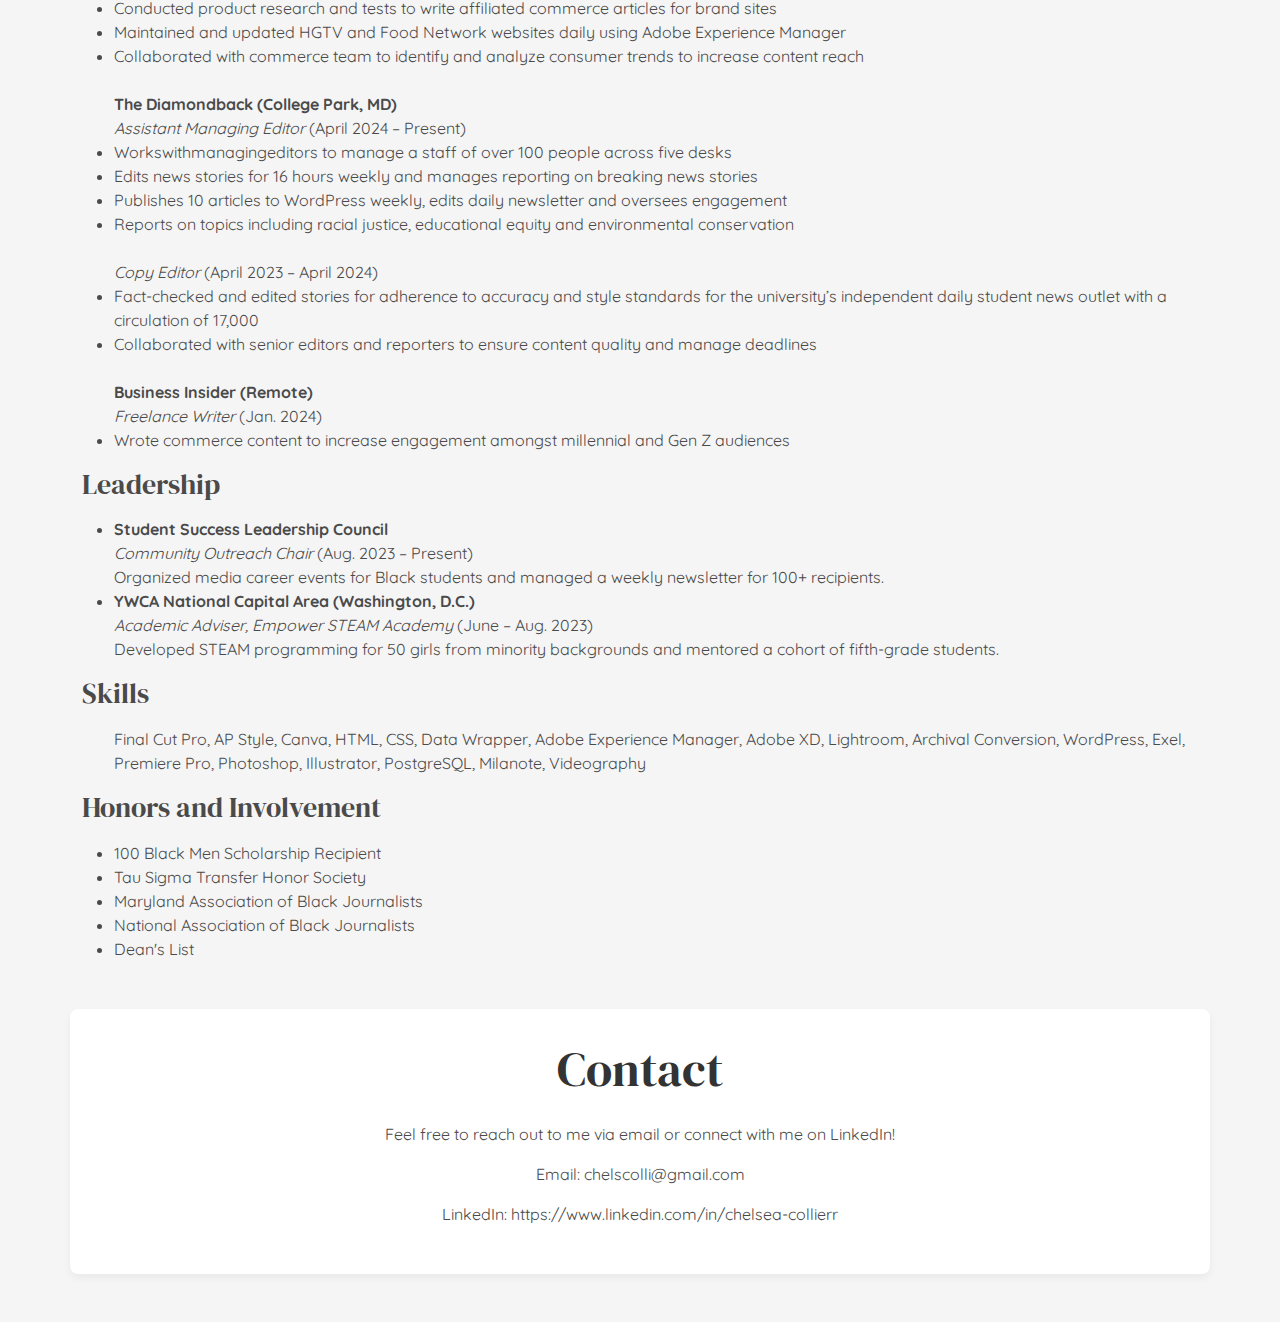
<file: Portfolio/index.html>
<!DOCTYPE html>
<html lang="en">
<head>
    <meta charset="UTF-8">
    <meta name="viewport" content="width=device-width, initial-scale=1.0">
    <title>Chelsea Collier | Portfolio</title>
    <link href="https://cdn.jsdelivr.net/npm/bootstrap@5.3.3/dist/css/bootstrap.min.css" rel="stylesheet">
    <link rel="stylesheet" href="css/style.css">
        <style>
        @import url('https://fonts.googleapis.com/css2?family=Afacad+Flux:wght@100..1000&family=DM+Serif+Display:ital@0;1&family=Quicksand:wght@300..700&display=swap');
    </style>
</head>
<body>
    <!-- Header -->
    <header class="bg-dark">
        <div class="container text-center">
                <h2 class="top">Chelsea Collier</h1>
        </div>
        <nav class="navbar navbar-expand-lg navbar-dark">
            <div class="container">
                <button class="navbar-toggler" type="button" data-bs-toggle="collapse" data-bs-target="#navbarNav" aria-controls="navbarNav" aria-expanded="false" aria-label="Toggle navigation">
                    <span class="navbar-toggler-icon"></span>
                </button>
                <div class="collapse navbar-collapse justify-content-center" id="navbarNav">
                    <ul class="navbar-nav">
                        <li class="nav-item"><a class="nav-link" href="#about">About</a></li>
                        <li class="nav-item"><a class="nav-link" href="#clips">Clips</a></li>
                        <li class="nav-item"><a class="nav-link" href="#resume">Resume</a></li>
                        <li class="nav-item"><a class="nav-link" href="#contact">Contact</a></li>
                    </ul>
                </div>
            </div>
        </nav>
    </header>

    <!-- About Section -->
    <section id="about" class="container my-5">
        <div class="row align-items-center">
            <div class="col-md-4 text-center">
                <img src="img/Collier, Chelsea.JPEG" alt="Chelsea Collier">
            </div>
            <div class="col-md-8">
                <h2>About Me</h2>
                <p>
                    I am a senior journalism student at the University of Maryland with a minor in public leadership. I 
                    have an interest in culture, criminal justice, and environmental reporting. I want to shine a light 
                    on the smaller stories that captivate and move us while exploring how our society's systems impact 
                    everyday lives. I currently work as an assistant managing editor at the Diamondback, my university’s 
                    independent newspaper and I am an editorial commerce intern at HGTV and Food Network. The last 
                    thing I watched was "The Regime" on MAX.
                </p>
            </div>
        </div>
    </section>
        
        <section id="clips" class="container my-5">
            <h2 class="text-center">My Work</h2>
        
            <!-- HGTV Section -->
            <div class="my-4">
                <h3>HGTV</h3>
                <div class="row">
                    <div class="col-md-3">
                        <div class="card mb-3">
                            <img src="img/hgtvclip1.jpeg" class="card-img-top" alt="Anthropologie store interior">
                            <div class="card-body">
                                <h5 class="card-title"><a href="https://www.hgtv.com/shopping/news-and-trends/best-anthropologie-home-buys" target="_blank">I Worked at Anthropologie — From Candles to Glassware, These Are the Home Items Worth Buying</a></h5>
                                <p class="card-text">Yes, the signature Capri Blue Volcano candles are at the top of my list.</p>
                            </div>
                        </div>
                    </div>
                    <div class="col-md-3">
                        <div class="card mb-3">
                            <img src="img/hgtvclip2.jpeg" class="card-img-top" alt="Brooklinen childrens sheet set">
                            <div class="card-body">
                                <h5 class="card-title"><a href="https://www.hgtv.com/shopping/news-and-trends/brooklinen-sesame-street-review" target="_blank">Kids Will Be Obsessed With Brooklinen's Sesame Street-Themed Sheets</a></h5>
                                <p class="card-text">The fan-favorite bedding brand's new Sesame Street collection offers quality and playfulness that both parents and children will enjoy.</p>
                            </div>
                        </div>
                    </div>
                    <div class="col-md-3">
                        <div class="card mb-3">
                            <img src="img/hgtvclip3.jpeg" class="card-img-top" alt="Woman holds towel on beach">
                            <div class="card-body">
                                <h5 class="card-title"><a href="https://www.hgtv.com/lifestyle/travel/best-sandproof-sand-free-products-for-the-beach" target="_blank">11 Best Sandproof & Sand-Free Products for Summer 2024</a></h5>
                                <p class="card-text">Say goodbye to sandy snacks and gritty towels with our top buys for a sand-free beach vacation.</p>
                            </div>
                        </div>
                    </div>
                </div>
            </div>
        
            <!-- Food Network Section -->
            <div class="my-4">
                <h3>Food Network</h3>
                <div class="row">
                    <div class="col-md-3">
                        <div class="card mb-3">
                            <img src="img/fnclip1.jpeg" class="card-img-top" alt="Nutribullet Flip Portable Blender">
                            <div class="card-body">
                                <h5 class="card-title"><a href="https://www.foodnetwork.com/how-to/packages/shopping/product-reviews/nutribullet-flip-portable-blender-review" target="_blank">Our Honest Review of the NutriBullet Flip Portable Blender</a></h5>
                                <p class="card-text">NutriBullet’s new personal blender promises to combine portable blending power with 24-hour insulation, so we put it to the test.</p>
                            </div>
                        </div>
                    </div>
                    <div class="col-md-3">
                        <div class="card mb-3">
                            <img src="img/fnclip2.jpeg" class="card-img-top" alt="Selection of Bento Boxes">
                            <div class="card-body">
                                <h5 class="card-title"><a href="https://www.foodnetwork.com/how-to/packages/shopping/best-bento-boxes-for-adults" target="_blank">10 Best Bento Boxes to Upgrade Your Lunch</a></h5>
                                <p class="card-text">From traditional Japanese models to adorable French designs, these are some must-haves for bento aficionados and novices, alike.</p>
                            </div>
                        </div>
                    </div>
                </div>
            </div>
        
            <!-- The Diamondback Section -->
            <div class="my-4">
                <h3>The Diamondback</h3>
                <div class="row">
                    <div class="col-md-3">
                        <div class="card mb-3">
                            <img src="img/dbkclip1.jpg" class="card-img-top" alt="Man reads book">
                            <div class="card-body">
                                <h5 class="card-title"><a href="https://dbknews.com/2024/05/08/umd-program-courses-for-retirees/" target="_blank">UMD program promotes lifelong learning with courses for retirees</a></h5>
                                <p class="card-text">Doug Jones was in eighth grade when he took his first course at the University of Maryland. More than 60 years later, he’s still heading to class.</p>
                            </div>
                        </div>
                    </div>
                    <div class="col-md-3">
                        <div class="card mb-3">
                            <img src="img/dbkclip2.jpg" class="card-img-top" alt="Students plant flowers">
                            <div class="card-body">
                                <h5 class="card-title"><a href="https://dbknews.com/2024/04/23/earth-day-flower-planting-event/" target="_blank">UMD community plants hundreds of flowers to celebrate Earth Day</a></h5>
                                <p class="card-text">The event was part of Wild Visions Habitat Creation Challenge, a gardening challenge that aims to increase biodiversity renewal.</p>
                            </div>
                        </div>
                    </div>
                    <div class="col-md-3">
                        <div class="card mb-3">
                            <img src="img/dbkclip3.jpg" class="card-img-top" alt="Students at electoral event">
                            <div class="card-body">
                                <h5 class="card-title"><a href="https://dbknews.com/2024/04/12/angela-alsobrooks-umd-event/" target="_blank">US Senate candidate Angela Alsobrooks promotes student voter turnout at UMD event</a></h5>
                                <p class="card-text">The event focused on engaging voters, demystifying the electoral process and registering students to vote.</p>
                            </div>
                        </div>
                    </div>
                    <div class="col-md-3">
                        <div class="card mb-3">
                            <img src="img/dbkclip4.jpg" class="card-img-top" alt="student holds up picture book">
                            <div class="card-body">
                                <h5 class="card-title"><a href="https://dbknews.com/2023/10/18/umd-student-book-non-profit-anti-bullying/" target="_blank">UMD psychology student publishes book, starts non-profit to target bullying</a></h5>
                                <p class="card-text">Devin Moore's work revolves around creating safe spaces for students of all identities to speak up in their communities.</p>
                            </div>
                        </div>
                    </div>
                </div>
            </div>
        
            <!-- Business Insider Section -->
            <div class="my-4">
                <h3>Business Insider</h3>
                <div class="row">
                    <div class="col-md-3">
                        <div class="card mb-3">
                            <img src="img/biclip1.jpg" class="card-img-top" alt="Items in shopping cart">
                            <div class="card-body">
                                <h5 class="card-title"><a href="https://www.businessinsider.com/best-things-at-costco-for-busy-adults-college-students-2024-1" target="_blank">I'm a busy college student who shops at Costco. Here are 12 things I buy every semester to save money on groceries.</a></h5>
                                <p class="card-text">I've shopped at Costco all my life. But as I've gotten older, I've come to love the store for more than just its delicious samples.</p>
                            </div>
                        </div>
                    </div>
                </div>
            </div>
        </section>
        

    <!-- Resume Section -->
    <section id="resume" class="container my-5">
        <h2 class="text-center">Resume</h2>
        
        <!-- Education -->
        <div>
            <h3>Education</h3>
            <p><strong>University of Maryland, College Park</strong><br>
            Philip Merrill College of Journalism<br>
            Bachelor of Arts in Multimedia Journalism, Minor in Public Leadership<br>
            <strong>GPA:</strong> 3.7<br>
            <em>Expected Graduation:</em> Fall 2025</p>
        </div>
    
        <!-- Industry Experience -->
        <div>
            <h3>Industry Experience</h3>
            <ul>
                    <strong>Warner Bros. Discovery (New York, NY)</strong><br>
                    <em>Food Network and HGTV Editorial Commerce Intern</em> (June – Aug. 2024, Returning Spring 2025)<br>
                    <li>Conducted product research and tests to write affiliated commerce articles for brand sites</li> 
                    <li>Maintained and updated HGTV and Food Network websites daily using Adobe Experience Manager</li>
                    <li>Collaborated with commerce team to identify and analyze consumer trends to increase content reach</li>
                <div>
                    <br>
                    <strong>The Diamondback (College Park, MD)</strong><br>
                    <em>Assistant Managing Editor</em> (April 2024 – Present)<br>
                    <li>Workswithmanagingeditors to manage a staff of over 100 people across five desks</li>
                    <li> Edits news stories for 16 hours weekly and manages reporting on breaking news stories</li>
                    <li> Publishes 10 articles to WordPress weekly, edits daily newsletter and oversees engagement</li>
                    <li> Reports on topics including racial justice, educational equity and environmental conservation</li>    
                    <br>
                    <em>Copy Editor</em> (April 2023 – April 2024)<br>
                    <li>Fact-checked and edited stories for adherence to accuracy and style standards for the university’s
                        independent daily student news outlet with a circulation of 17,000</li>
                    <li>Collaborated with senior editors and reporters to ensure content quality and manage deadlines</li>    
                </div>
                <div>
                    <br>
                    <strong>Business Insider (Remote)</strong><br>
                    <em>Freelance Writer</em> (Jan. 2024)<br>
                    <li>Wrote commerce content to increase engagement amongst millennial and Gen Z audiences</li>
                </div>
            </ul>
        </div>
    
        <!-- Leadership -->
        <div>
            <h3>Leadership</h3>
            <ul>
                <li>
                    <strong>Student Success Leadership Council</strong><br>
                    <em>Community Outreach Chair</em> (Aug. 2023 – Present)<br>
                    Organized media career events for Black students and managed a weekly newsletter for 100+ recipients.
                </li>
                <li>
                    <strong>YWCA National Capital Area (Washington, D.C.)</strong><br>
                    <em>Academic Adviser, Empower STEAM Academy</em> (June – Aug. 2023)<br>
                    Developed STEAM programming for 50 girls from minority backgrounds and mentored a cohort of fifth-grade students.
                </li>
            </ul>
        </div>
    
        <!-- Skills -->
        <div>
            <h3>Skills</h3>
            <ul>
                <p>Final Cut Pro, AP Style, Canva, HTML, CSS, Data Wrapper, Adobe Experience Manager, Adobe XD,
                    Lightroom, Archival Conversion, WordPress, Exel, Premiere Pro, Photoshop, Illustrator, PostgreSQL,
                    Milanote, Videography</p>
            </ul>
        </div>
    
        <!-- Honors and Involvement -->
        <div>
            <h3>Honors and Involvement</h3>
            <ul>
                <li>100 Black Men Scholarship Recipient</li>
                <li>Tau Sigma Transfer Honor Society</li>
                <li>Maryland Association of Black Journalists</li>
                <li>National Association of Black Journalists</li>
                <li>Dean's List</li>
            </ul>
        </div>
    </section>

    <!-- Contact Section -->
    <section id="contact" class="container my-5">
        <h2 class="text-center">Contact</h2>
        <p class="text-center">Feel free to reach out to me via email or connect with me on LinkedIn!</p>
        <div class="text-center">
            <p>Email: <a href="mailto:chelscolli@gmail.com">chelscolli@gmail.com </a></p>
            <p>LinkedIn: <a href="https://www.linkedin.com/in/chelsea-collierr" target="_blank">https://www.linkedin.com/in/chelsea-collierr</a></p>
        </div>
    </section>
</body>
</html>
</file>
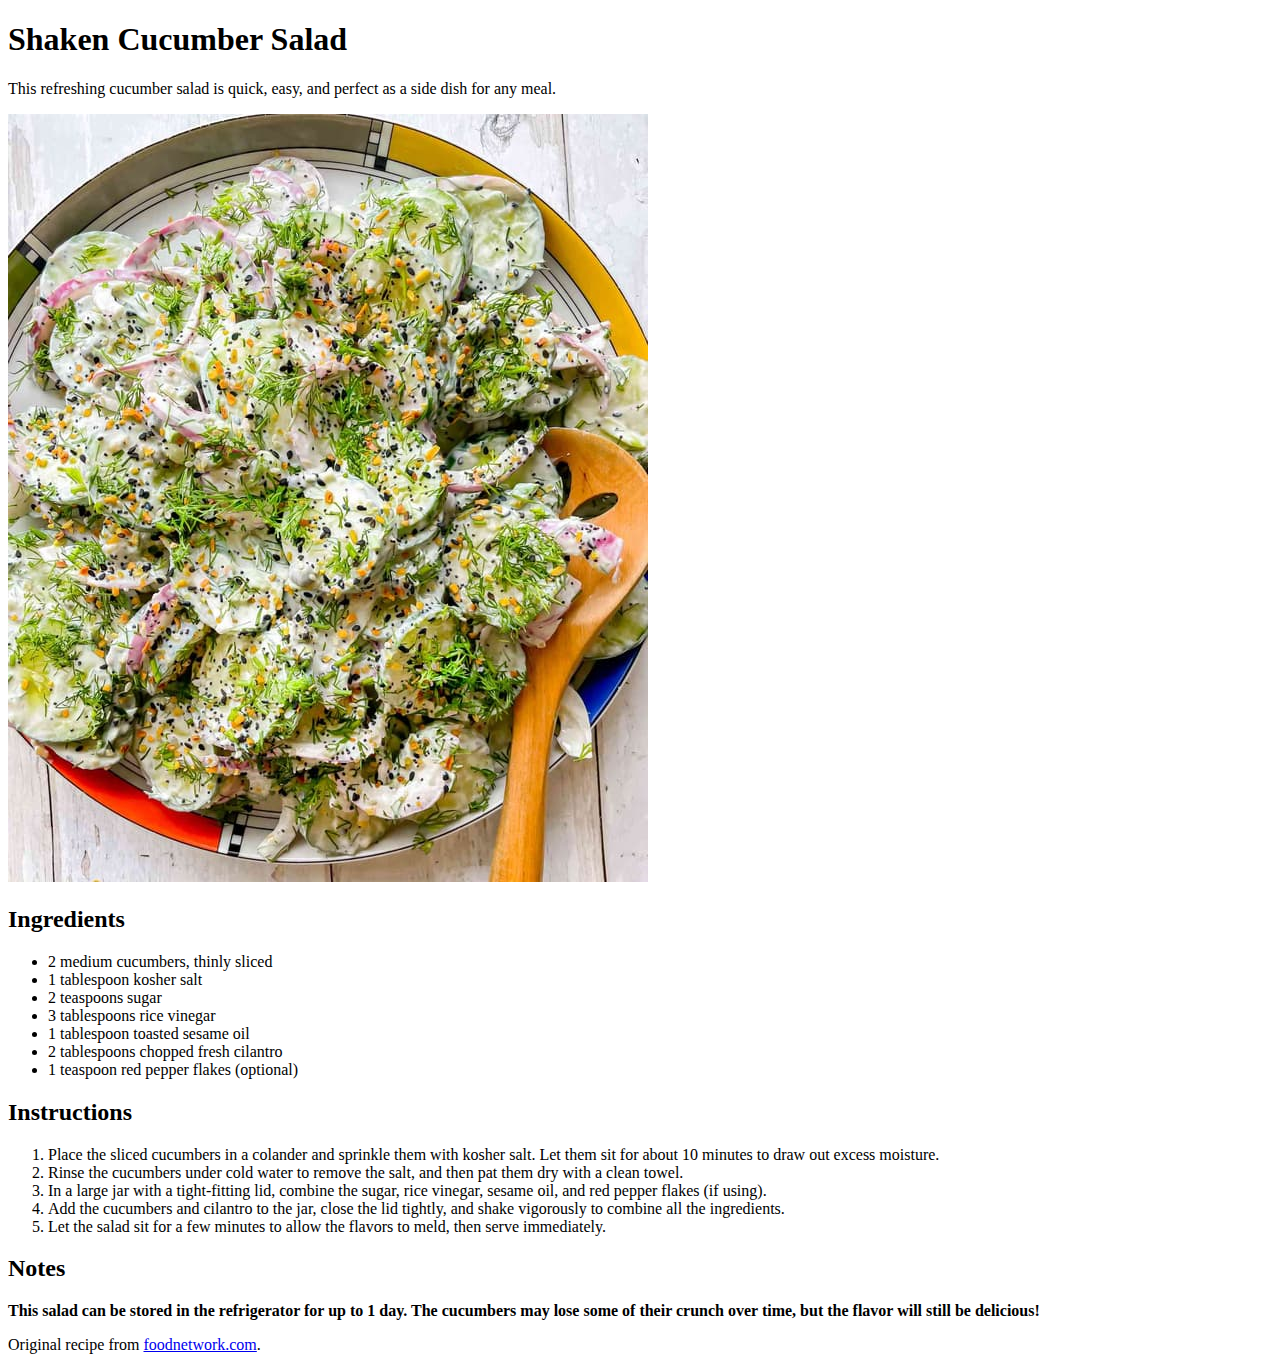
<file: recipe/index.html>
<!DOCTYPE html>
<html lang="en">
<head>
    <meta charset="UTF-8">
    <meta name="viewport" content="width=device-width, initial-scale=1.0">
    <meta name="description" content="Shaken Cucumber Salad Recipe">
    <title>Shaken Cucumber Salad Recipe</title>
</head>

<body>
        <h1>Shaken Cucumber Salad</h1>
        <p>This refreshing cucumber salad is quick, easy, and perfect as a side dish for any meal.</p>
        <img src="img/cucumber-salad.jpg" alt="Cucumber Salad">
        <h2>Ingredients</h2>
        <ul>
            <li>2 medium cucumbers, thinly sliced</li>
            <li>1 tablespoon kosher salt</li>
            <li>2 teaspoons sugar</li>
            <li>3 tablespoons rice vinegar</li>
            <li>1 tablespoon toasted sesame oil</li>
            <li>2 tablespoons chopped fresh cilantro</li>
            <li>1 teaspoon red pepper flakes (optional)</li>
        </ul>
        <h2>Instructions</h2>
        <ol>
            <li>Place the sliced cucumbers in a colander and sprinkle them with kosher salt. Let them sit for about 10 minutes to draw out excess moisture.</li>
            <li>Rinse the cucumbers under cold water to remove the salt, and then pat them dry with a clean towel.</li>
            <li>In a large jar with a tight-fitting lid, combine the sugar, rice vinegar, sesame oil, and red pepper flakes (if using).</li>
            <li>Add the cucumbers and cilantro to the jar, close the lid tightly, and shake vigorously to combine all the ingredients.</li>
            <li>Let the salad sit for a few minutes to allow the flavors to meld, then serve immediately.</li>
        </ol>

        <h2>Notes</h2>
        <p><b>This salad can be stored in the refrigerator for up to 1 day. The cucumbers may lose some of their crunch over time, but the flavor will still be delicious!</p></b>

        <p>Original recipe from <a href="https://www.foodnetwork.com/recipes/food-network-kitchen/shaken-cucumber-salad-20493813">foodnetwork.com</a>.</p>
</body>

</html>
</file>
<file: article/css/style.css>
body {
    font-family: Helvetica Neue, Helvetica, Arial, sans-serif;
    font-size: 17px;
    line-height: 1.25;
    background-color: #fc9075;
}

h1 {
    font-size: 3em;
    color: #ffffff;
    font-weight: 500;
}

h2 {
    font-family: Helvetica Neue, Helvetica, Arial, sans-serif;
    text-transform: uppercase;
    font-size: 1em;
    font-weight: 300;
}

h3 {
    font-family: Helvetica Neue, Helvetica, Arial, sans-serif;
    font-size: 1em;
    font-weight: 100;
}

.callout {
    background-color: #c93900;
    padding: 1em;
    font-size: .8em;
    line-height: 1.5;
    color: #ffffff;
}

section {
    margin: 1em 0;
}

main {
    width: 75%;
}

img {
    width: 100%;
}

a {
    color: #803513;
}
</file>
<file: business/css/style.css>
@import url('https://fonts.googleapis.com/css2?family=Afacad+Flux:wght@100..1000&display=swap');

body {
    font-family: "Afacad Flux", sans-serif;
    font-weight: 600;
    font-style: normal;
    color: #333; /* Moved out of font-variation-settings */
}

.logo {
    font-size: 4.5rem;
    font-weight: 700;
}

.subtitle {
    font-size: 1.25rem;
    font-weight: 250; /* Be mindful: Most fonts do not support weight < 300 */
    font-style: italic;
    color: #3d3d3d;
}

.section-title {
    font-size: 5.75rem;
    font-weight: 700;
}

p.lead {
    font-size: 1.125rem;
    font-weight: 300;
    color: #555;
}

footer {
    font-size: 0.875rem;
    color: #555;
}

.btn-outline-dark {
    border-color: #333;
    color: #333;
}

.btn-outline-dark:hover {
    background-color: #333;
    color: rgba(42, 33, 163, 0.986); /* Updated hover color */
}
.limg {
    width: 150px; 
    height: 150px; 
    border-radius: 50%; 
    object-fit: cover; 
}
</file>
<file: midterm/css/style.css>
body {
    font-family: 'Figtree', sans-serif;
    font-size: 14px;
    color: #11151C;
    background-color: #f4f4f4;
}

h1, h3 {
    font-family: 'Prompt', sans-serif;
}

header {
    background-color: #11151C;
    color: #FEFEFE;
}

a {
    color: #B82B26;
}

.container {
    width: 45%;
}

.col-md-2 {
    margin-left: 20px;
}

.col-md-7 img {
    margin-right: auto;
    max-width: 100%; 
    height: auto;
}
header img,
.chart img {
    display: block;
    margin: 0 auto;
    width: 100%;
}

/* Specific Styles */
.album-analysis h3 {
    color: #11151C;
}

.chart {
    background-color: #11151C;
    font-size: 0.8em;
    color: #FEFEFE;
}

p {
    color: #555;
}
</file>
<file: Portfolio/css/style.css>
/* General Styles */
body {
    background-color: #F5F5F5;
    color: #4A4A4A;
    font-family: "Quicksand", sans-serif;
    margin: 0;
    padding: 0;
}

/* Header */
header {
    background-color: #FFFFFF;
    text-align: center;
    padding: 1.5rem 0;
    box-shadow: 0 4px 8px rgba(0, 0, 0, 0.05);
}

header img {
    max-width: 120px;
    height: auto;
    margin-bottom: 0.5rem;
}

/* Navigation */
.navbar {
    background-color: #F5F5F5;
}

.nav-link {
    color: #4A4A4A;
    font-family: "Quicksand", sans-serif;
    font-weight: 500;
}

.nav-link:hover {
    color: #333333;
}

.top {
    color: #F5F5F5;
}

/* Section Titles */
h2 {
    font-family: "DM Serif Display", serif;
    font-weight: 400;
    font-size: 3rem;
    color: #333333;
    text-align: center;
    margin-bottom: 1.5rem;
}

h3 {
    font-family: "DM Serif Display", serif;
    color: #4A4A4A;
    margin-bottom: 1rem;
}

/* Cards */
.card {
    background-color: #FFFFFF;
    border: none;
    box-shadow: 0 4px 8px rgba(0, 0, 0, 0.1);
    border-radius: 2px;
    overflow: hidden;
    height: 100%;
}

.card-img-top {
    height: 200px;
    object-fit: cover;
    border-radius: 2px;
}

.card-body {
    padding: 1rem;
}

.card-title {
    font-family: "DM Serif Display", serif;
    color: #333333;
    font-size: 1.2rem;
    margin-bottom: 0.5rem;
}

.card-text {
    font-family: "Quicksand", sans-serif;
    color: #4A4A4A;
    font-size: 1rem;
}

a {
    color: #4A4A4A;
    text-decoration: none;
    transition: color 0.3s ease;
}

a:hover {
    color: #333333;
    text-decoration: underline;
}

/* Contact Section */
#contact {
    background-color: #FFFFFF;
    border-radius: 8px;
    padding: 2rem;
    box-shadow: 0 4px 8px rgba(0, 0, 0, 0.05);
    text-align: center;
}

/* Footer */
footer {
    background-color: #EBEBEB;
    padding: 1rem 0;
    text-align: center;
    color: #4A4A4A;
    font-family: "Quicksand", sans-serif;
}

/* Responsive Design */
@media (max-width: 768px) {
    h2 {
        font-size: 1.8rem;
    }

    h3 {
        font-size: 1.5rem;
    }

    .card-title {
        font-size: 1rem;
    }

    .card-text {
        font-size: 0.9rem;
    }

    header img {
        max-width: 80px;
    }

    .navbar .navbar-collapse {
        text-align: center;
    }

    .col-md-3 {
        margin-bottom: 1.5rem;
    }

    .card {
        min-height: auto;
    }
}

@media (max-width: 576px) {
    h2 {
        font-size: 1.6rem;
    }

    h3 {
        font-size: 1.3rem;
    }

    header img {
        max-width: 70px;
    }

    .card-title {
        font-size: 0.9rem;
    }

    .card-text {
        font-size: 0.8rem;
    }
}

/* About Me Section */
#about {
    padding: 2rem 0;
}

#about img {
    max-width: 100%;
    height: auto;
    margin-bottom: 1rem;
    border-radius: 2px;
}

#about h2 {
    font-family: "DM Serif Display", serif;
    color: #333333;
    font-size: 3rem;
    margin-bottom: 1rem;
}

#about p {
    font-family: "Quicksand", sans-serif;
    color: #4A4A4A;
    font-size: 1rem;
    line-height: 1.6;
}

/* Responsive Design for About Section */
@media (max-width: 768px) {
    #about .row {
        flex-direction: column;
        align-items: center;
    }

    #about .col-md-4,
    #about .col-md-8 {
        width: 100%;
        text-align: center;
    }

    #about p {
        text-align: justify;
        padding: 0 1rem;
    }
}
</file>
